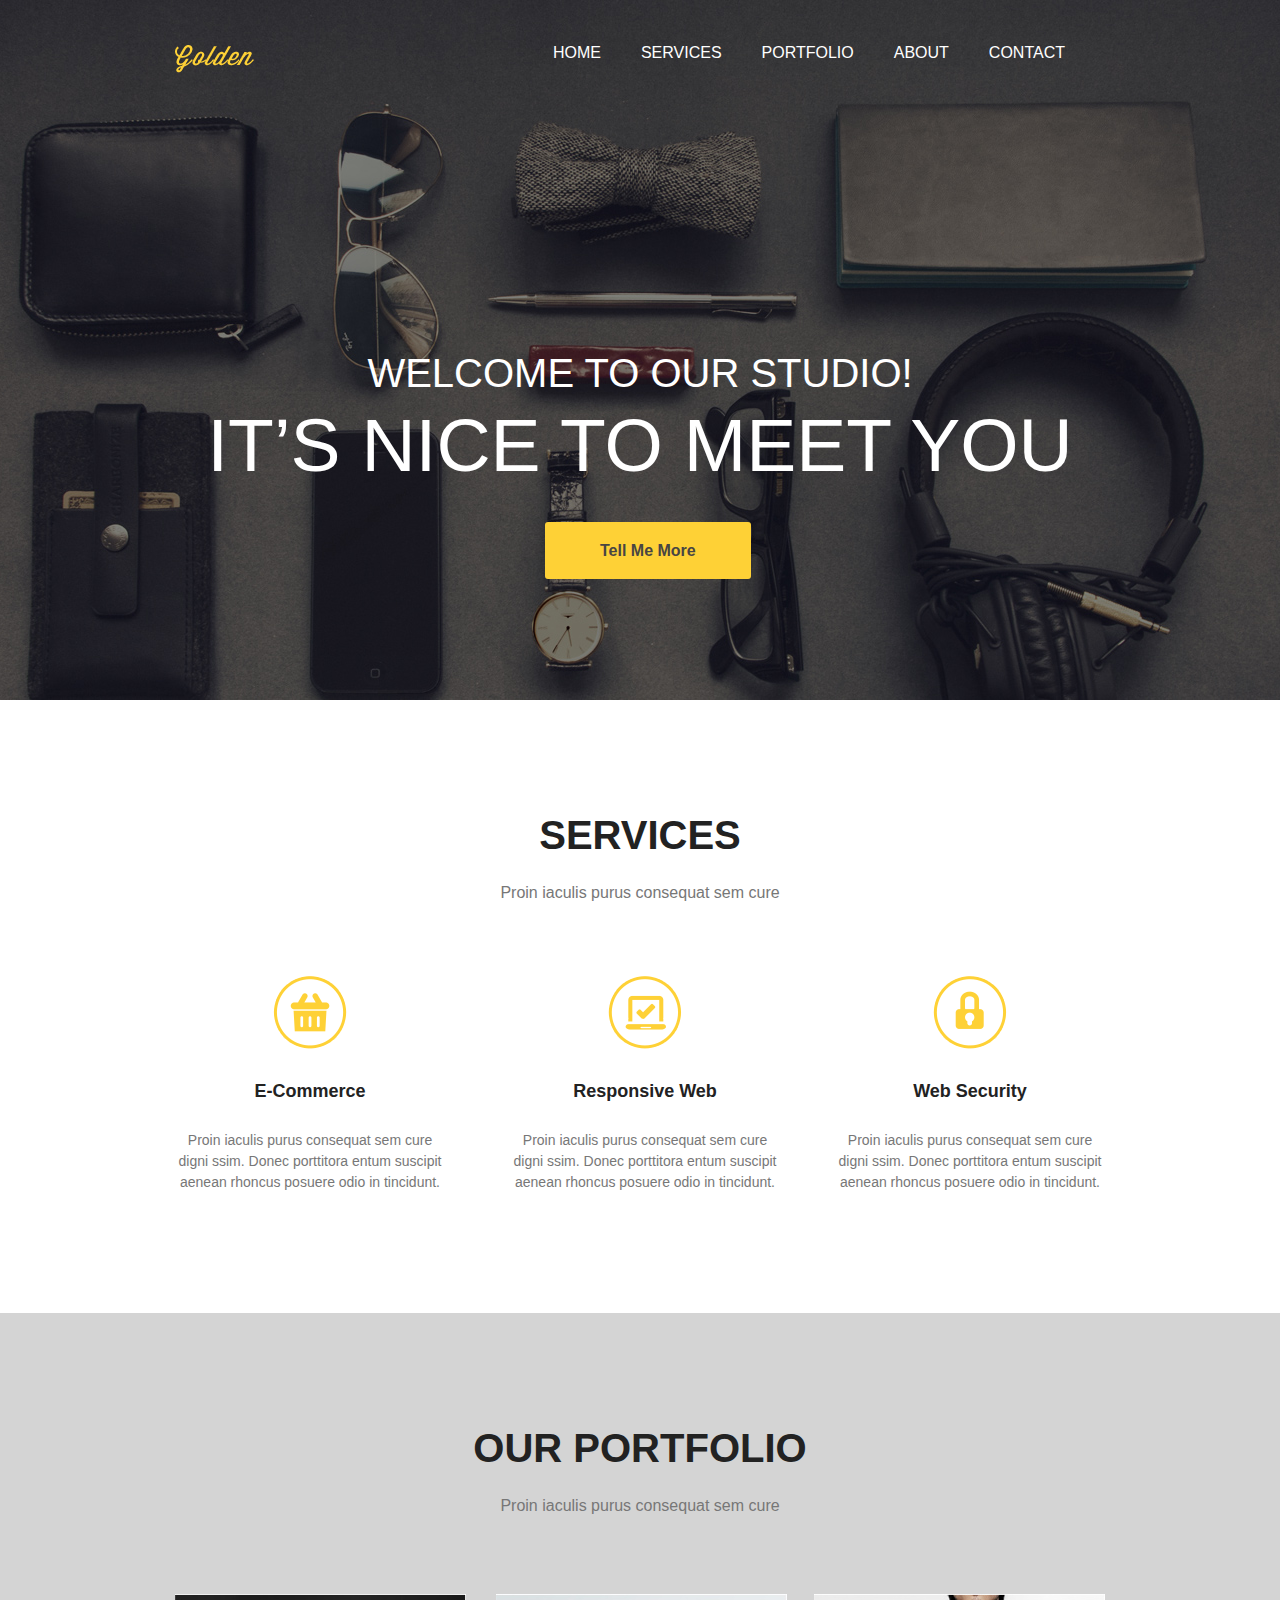
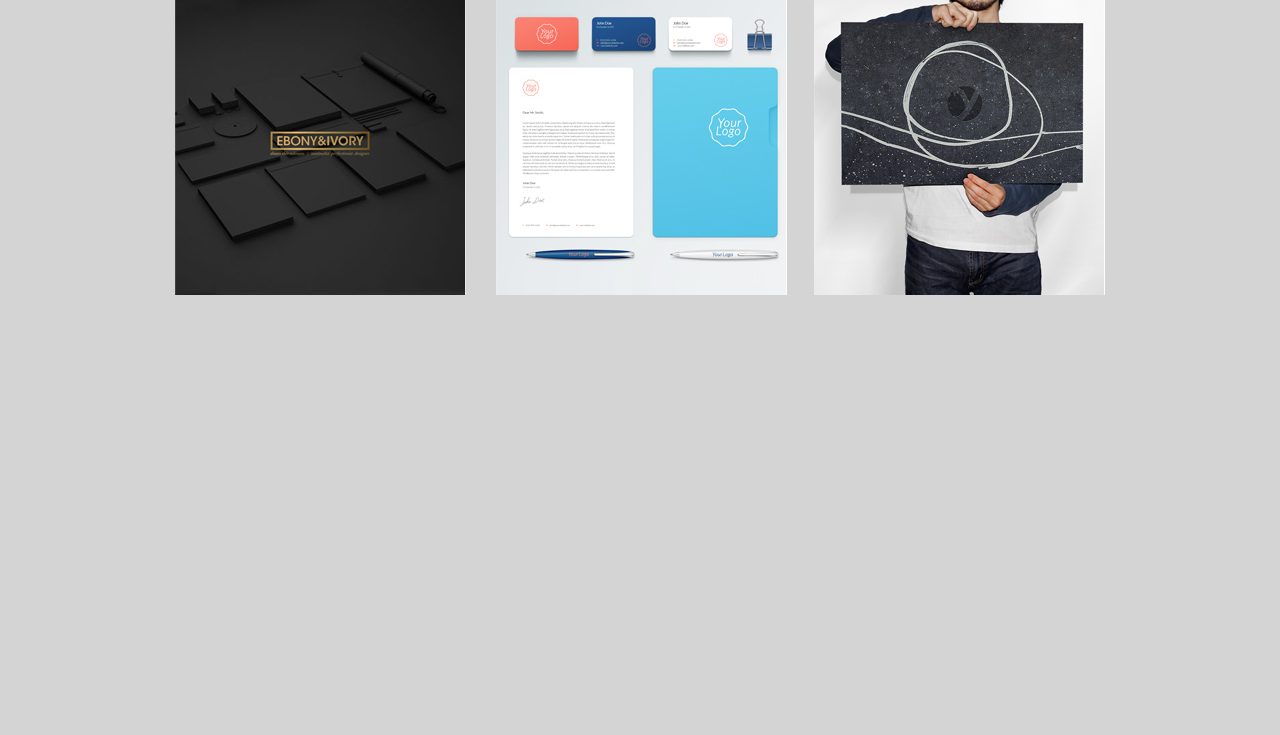
<file: github/index.html>
<!DOCTYPE html>
<html lang="en">
<head>
	<meta charset="UTF-8">
	<title>сайт</title>
	<link rel="stylesheet" href="style/sbros.css">
	<link rel="stylesheet" href="style/style.css">
</head>
<body>

	<header>
		<div class="contanier">
			<div class="heading fix">
				<img src="style/jpg/logo.png" alt="" class="logo">
				<nav>
					<ul class="menu">
						<li>
							<a href="#">Home</a>
						</li>
						<li>
							<a href="#">Services</a>
						</li>
						<li>
							<a href="#">Portfolio</a>
						</li>
						<li>
							<a href="#">About</a>
						</li>
						<li>
							<a href="#">Contact</a>
						</li>
					</ul>
				</nav>

			</div>
			<div class="titles">
				<div class="titles_first">
					Welcome To Our Studio!
				</div>
				<h1>
					It’s nice to Meet you
				</h1>
			</div>
				<a class="button"href="#">Tell Me More</a>

		</div>	
	</header>



	<section id="services">
		<div class="contanier">
			<div class="title">
				<h2>
					Services
				</h2>
				<p>
					Proin iaculis purus consequat sem cure 
				</p>
			</div>
			<div class="services fix">
				<div class="services_item">
					<img src="style/jpg/icon1.png" alt="">
					<h3>E-Commerce</h3>
					<p>
					    Proin iaculis purus consequat sem cure 
						digni ssim. Donec porttitora entum suscipit 
						aenean rhoncus posuere odio in tincidunt.
					</p>
				</div>
				<div class="services_item">
					<img src="style/jpg/icon2.png" alt="">
					<h3>Responsive Web</h3>
					<p> 
						Proin iaculis purus consequat sem cure 
						digni ssim. Donec porttitora entum suscipit 
						aenean rhoncus posuere odio in tincidunt.
					</p>
					
				</div>
				<div class="services_item">
					<img src="style/jpg/icon3.png" alt="">
					<h3>Web Security</h3>
					<p>
						Proin iaculis purus consequat sem cure 
						digni ssim. Donec porttitora entum suscipit 
						aenean rhoncus posuere odio in tincidunt.
					</p>
					
				</div>
			</div>
			
		</div>
	</section>



	<section id="portfolio">
		<div class="contanier">
				<div class="title">
					<h2>
						Our portfolio
					</h2>
					<p>
						Proin iaculis purus consequat sem cure 
					</p>
				</div>
				<div class="works fix">
					<img src="style/jpg/img1.jpg" alt="">
					<img src="style/jpg/img2.jpg" alt="">
					<img src="style/jpg/img3.jpg" alt="">
					
				</div>
			
		</div>	
	</section>



	<section>
		<div class="contanier">
			
			
		</div>
	</section>



	<footer>
		<div class="contanier">
			
			
		</div>
	</footer>


</body>
</html>
</file>
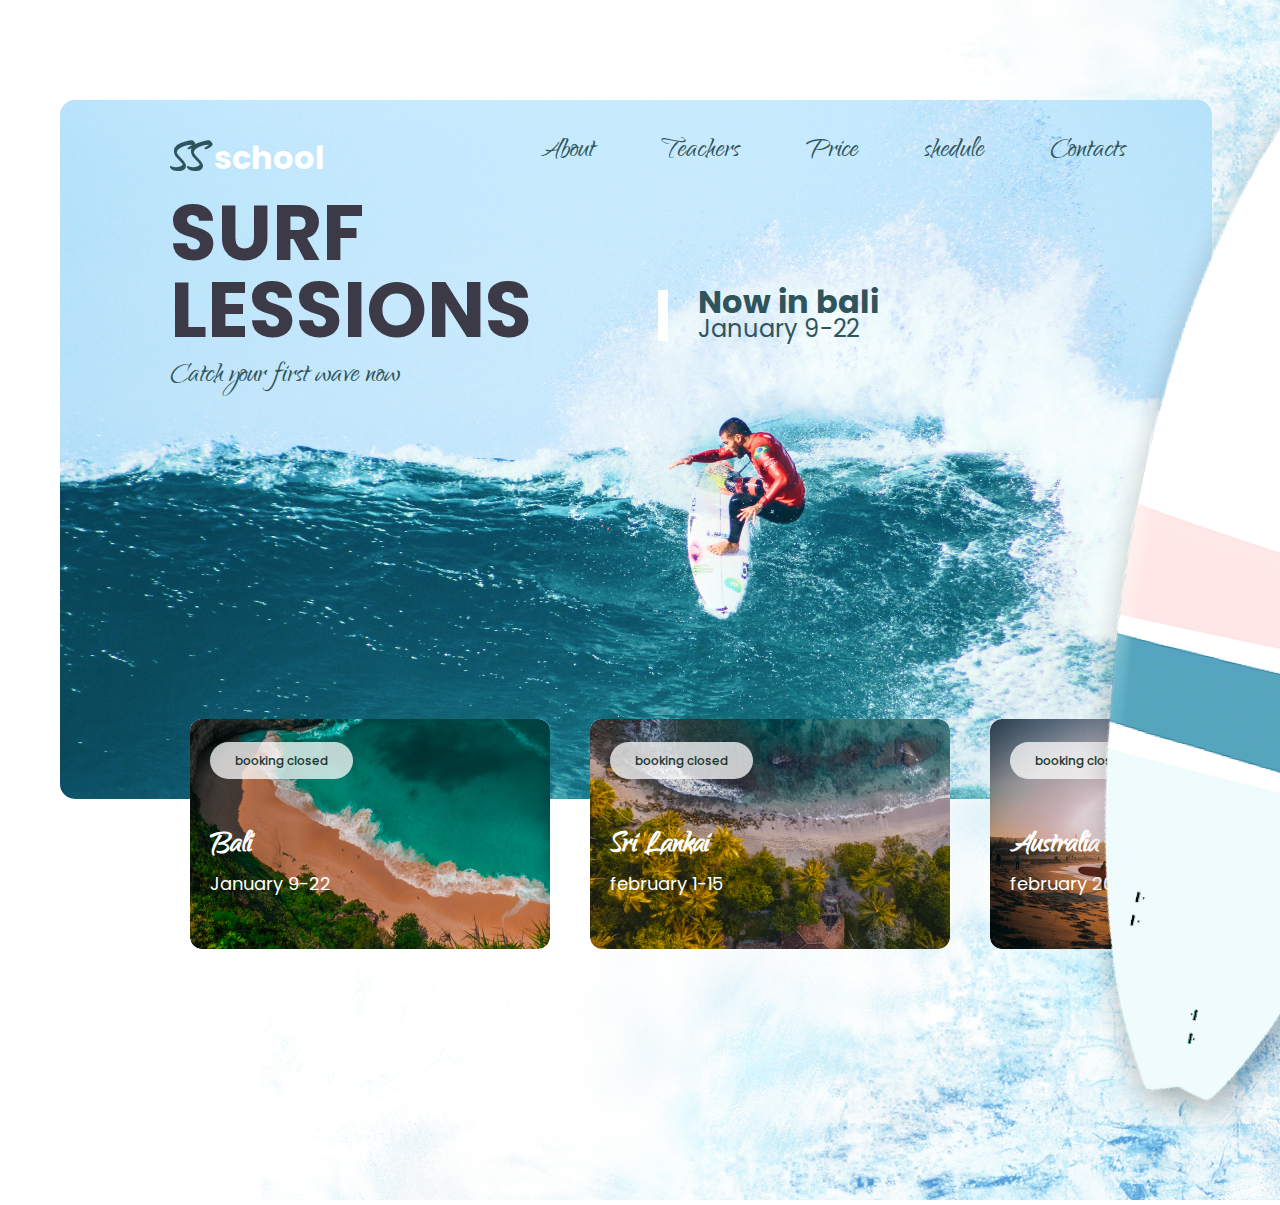
<file: project2/index.html>
<!DOCTYPE html>
<html lang="en">
<head>
	<meta charset="UTF-8">
	<title>Document</title>
	<link rel="stylesheet" href="style/main.css">
	<link href="https://fonts.googleapis.com/css?family=Poppins:400,700|Qwigley&display=swap" rel="stylesheet">
</head>
<body>

	<header>
		<div class="contanier">
			<div class="contanier_fon">
				<div class="contanier_a">
					<h2 class="contanier_logo"> SS <span>  school</span></h2>
					<nav>
						<ul class="contanier_main">
							<a href="#"><li>About</li></a>
							<a href="#"><li>Teachers</li</a>
							<a href="#"><li>Price</li></a>
							<a href="#"><li>shedule</li></a>
							<a href="#"><li>Contacts</li></a>
						</ul>
					</nav>
				</div>
				<div class="box_b">

					<img class="serf" src="style/img/serf.png" alt="">
					<h1>
							Surf lessions
					</h1>

					<p class="tex_one">
						<span class="Nowinbali">Now in bali</span>
						January 9-22
					</p>

					<p class="tex_who">
						Catch your first wave now
					</p>
				</div>



			</div>
		</div>

	</header>



	 <section>
		 	<div class="contanier">
			 <div class="image">
				 <div class="box one">
					 <h4>booking closed</h4>
					 <h3>Bali</h3>
					 <p>January 9-22</p>
				 </div>

				 <div class="box two">
				 <h4>booking closed</h4>
					 <h3>Sri Lankai</h3>
					 <p>february 1-15</p>
				 </div>

				 <div class="box fry">
			 <h4>booking closed</h4>
					 <h3>Australia</h3>
					 <p>february 20-282</p>
				 </div>
			 </div>
		 </div>



	 </section>


</body>
</html>
</file>
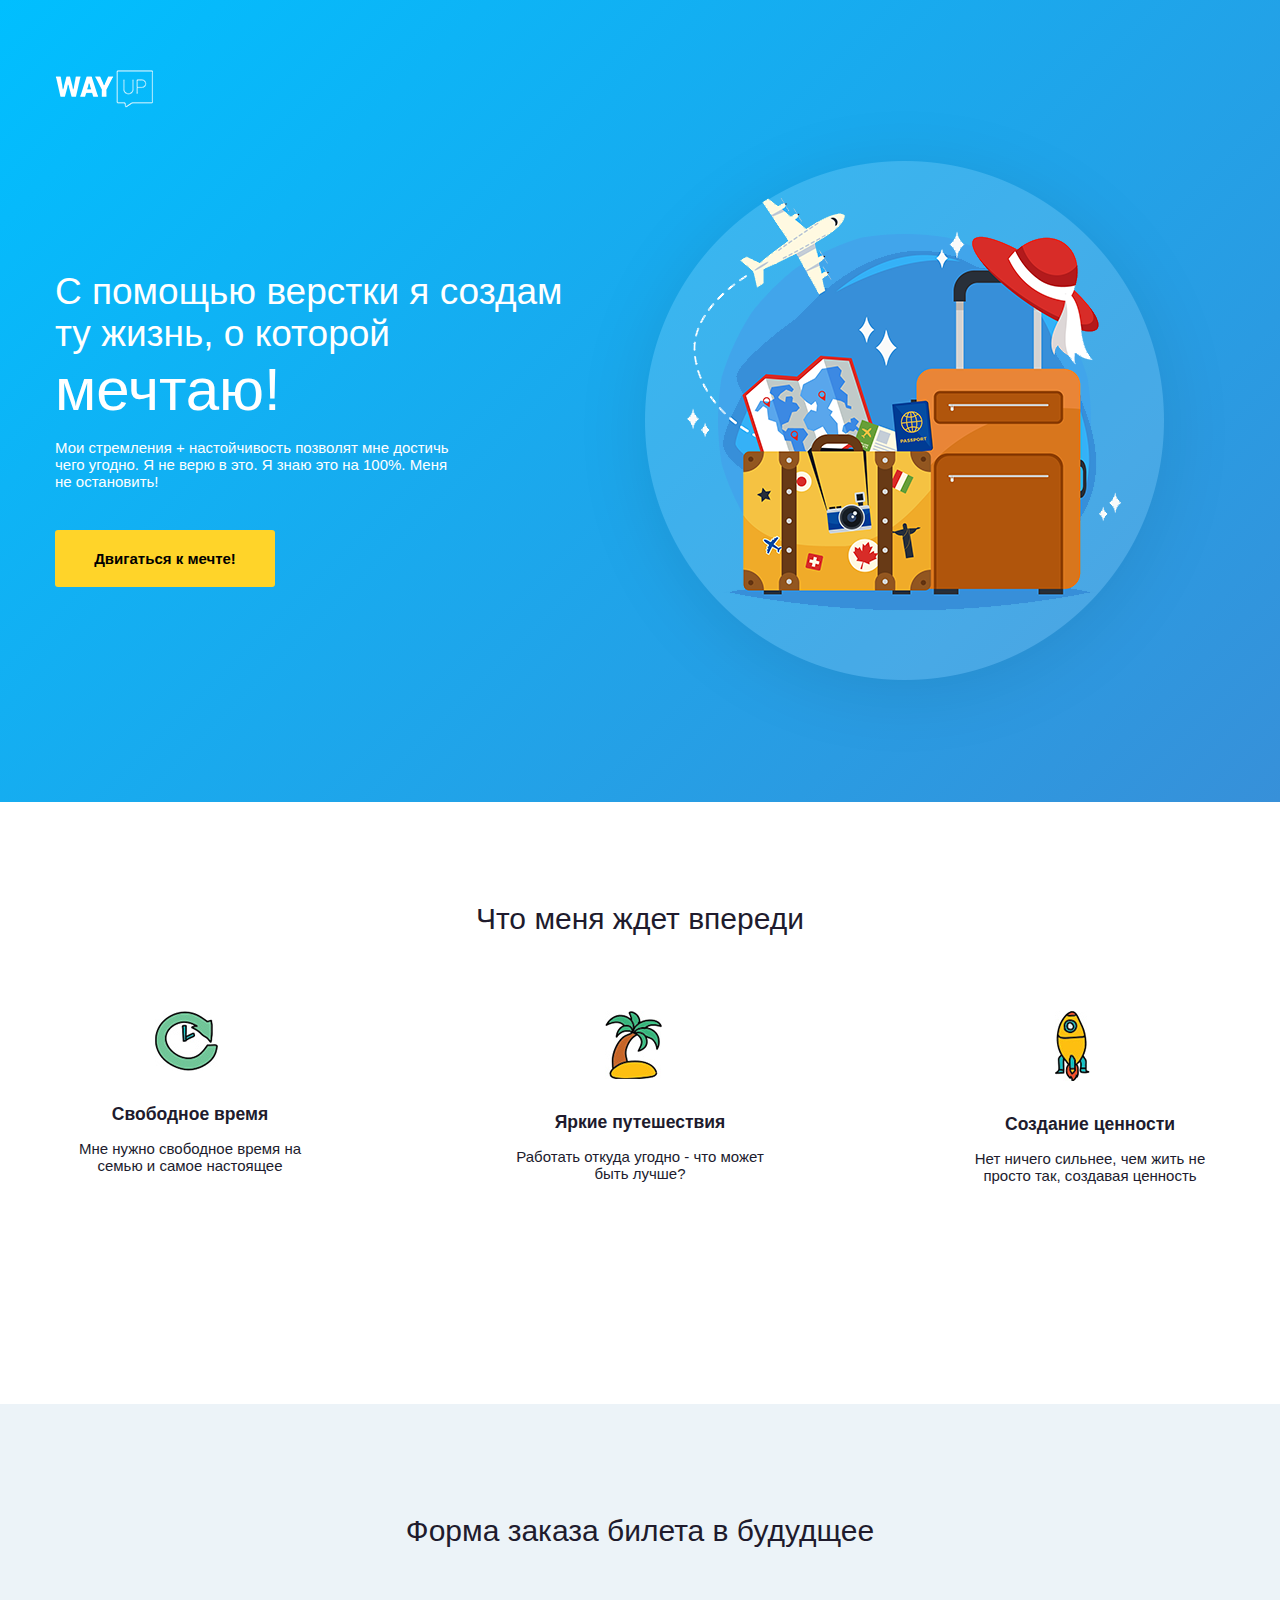
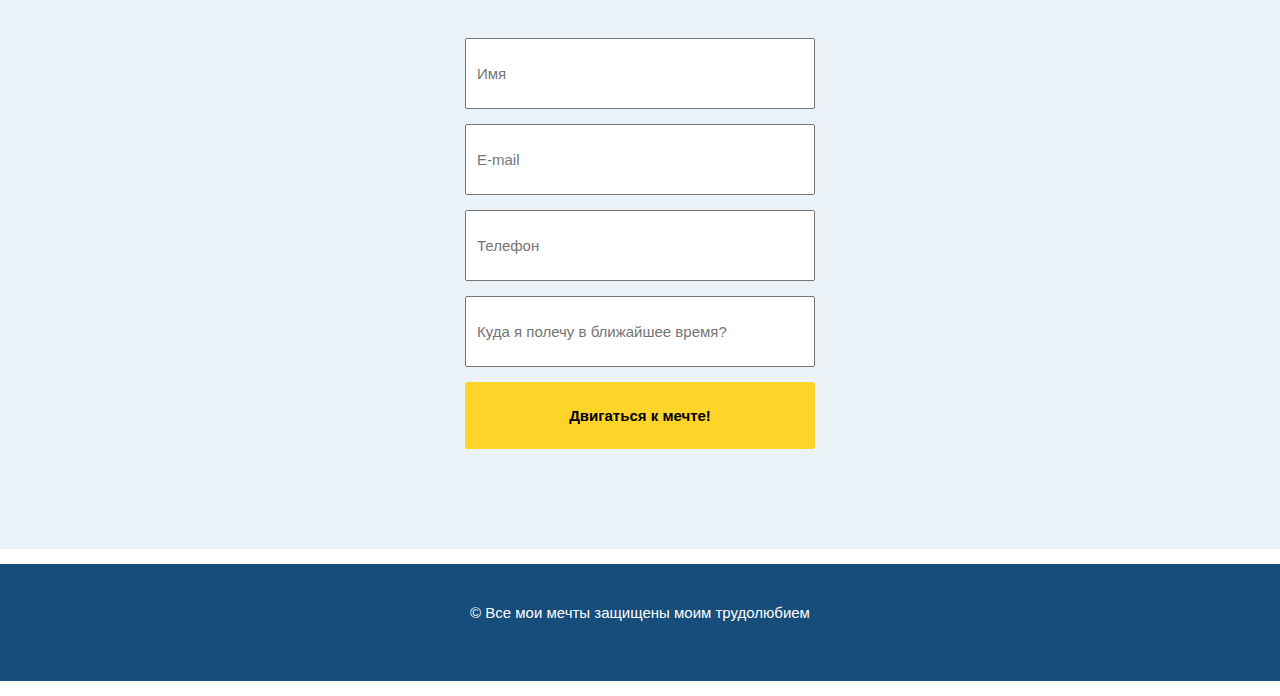
<file: дз/index.html>
<!DOCTYPE html>
<html lang="ru">
<head>
	<meta charset="UTF-8">
	<title>Document</title>
	<link rel="stylesheet" href="css/main.css">
</head>
<body>

	<header class="header">
		<div class="contanier">
			<img src="img/logo.png" alt="" class="logo">

			<div class="wrapper">
				<div class="offer">
					<h1 class="title">
						С помощью верстки
						я создам ту жизнь, о которой
						<span>мечтаю!</span>
					</h1>

					<p class="intro">
						Мои стремления + настойчивость позволят мне достичь чего угодно. Я не верю в это. Я знаю это на 100%. Меня не остановить!
					</p>

					<a href="#" class="btn">Двигаться к мечте!</a>
				</div>
				<img src="img/image1.png" alt="">
			</div>

			
		</div>
	</header>
	
	<section class="learn">
		<div class="contanier">
			<h2 class="section_title">
				Что меня ждет впереди
			</h2>
				<div class="icone">
					
					<div class="icon ">
						<img class="icon_img" src="img/icone1.jpg" alt="">
						<h3 class="icon_title">Свободное время</h3>
						<p class="icon_tex">Мне нужно свободное время на семью и самое настоящее</p>
					</div>

					<div class="icon ">
						<img class="icon_img" src="img/icone2.jpg" alt="">
						<h3 class="icon_title">Яркие путешествия</h3>
						<p class="icon_tex">Работать откуда угодно - что может быть лучше?</p>
					</div>

					<div class="icon ">
						<img class="icon_img" src="img/icone.jpg" alt="">
						<h3 class="icon_title">Создание ценности</h3>
						<p class="icon_tex">Нет ничего сильнее, чем жить не просто так, создавая ценность</p>
					</div>
				</div>
		</div>
	</section>
		
	<section class="mail">
		<div class="contanier">
			<h2 class="section_title">
				Форма заказа билета в будудщее
			</h2>
				<div class="form">
					<form action="">
						<input class="form_imput" type="text" placeholder="Имя">
						<input class="form_imput" type="E-mai" placeholder="E-mail">
						<input class="form_imput" type="tel" placeholder="Телефон">
						<input class="form_imput" type="text" placeholder="Куда я полечу в ближайшее время?">
					</form>
				</div>
				<a class="btn mail_btn" href="#">Двигаться к мечте!</a>
		</div>
	</section>

	<footer class="footer">
		<div class="contanier">
			<p class="footer_tex">© Все мои мечты защищены моим трудолюбием</p>
		</div>
			
	</footer>


</body>
</html>
</file>
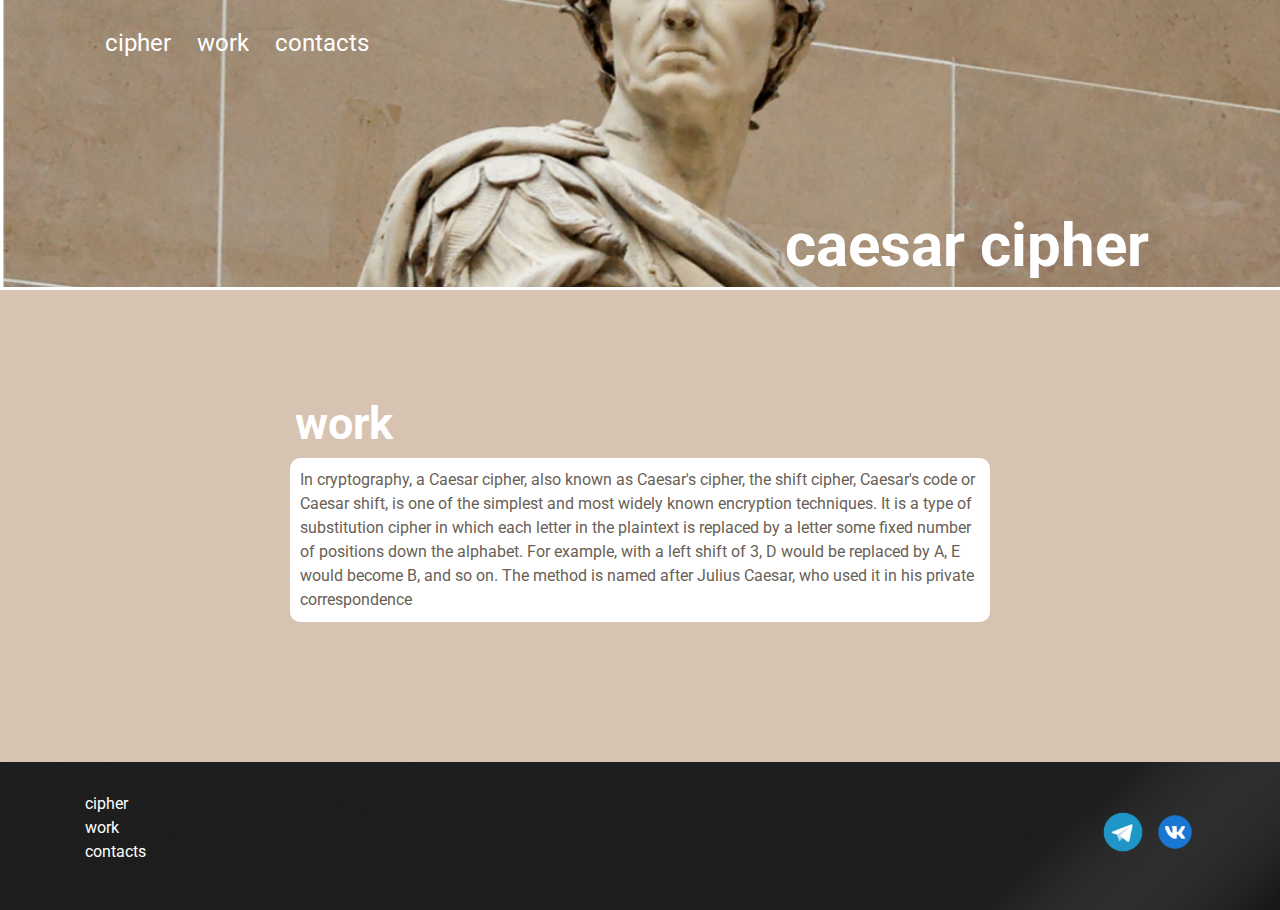
<file: caesar_cipher_project_6/src/index.html>
<!DOCTYPE html>
<html lang="en">
<head>
	<meta charset="UTF-8">
	<meta name="viewport" content="width=device-width, initial-scale=1.0">
	<link rel="stylesheet" href="style/bootstrap-reboot.min.css">
	<link href="https://fonts.googleapis.com/css2?family=Roboto:ital,wght@0,300;0,400;0,500;0,700;1,300;1,400;1,500&display=swap" rel="stylesheet">
	<link rel="stylesheet" href="style/bootstrap-grid.min.css">
	<link rel="stylesheet" href="style/main.css">
	<title>caesar cipher</title>
</head>
<body>
	<header>
		
		<div class="container">

			<nav>
				<ul>
					<li>
						<a href="#cipher">
								cipher
						</a>
					</li>
					<li>
						<a href="#work">
								work							
						</a>
					</li>
					<li>
					<a href="#contacts">					
							contacts
					</a>
					</li>
				</ul>
			</nav>
			<h1>
				caesar cipher
			</h1>
		</div>
	</header>

	<div class="cipher" id="cipher">	
		<div class="container">	


		</div>


	</div>	



			<div class="work" id="work">
				<div class="container">
					<h2>
						work
					</h2>
					<div class="dscr">
						In cryptography, a Caesar cipher, also known as Caesar's cipher, the shift cipher, Caesar's code or Caesar shift, is one of the simplest and most widely known encryption techniques. It is a type of substitution cipher in which each letter in the plaintext is replaced by a letter some fixed number of positions down the alphabet. For example, with a left shift of 3, D would be replaced by A, E would become B, and so on. The method is named after Julius Caesar, who used it in his private correspondence
					</div>
				</div>
			</div>
		
		
	<footer id="contacts">
		<div class="container">
			<div class="wrapper">	
				<div class="footer_main">	
					<ul>
						<li>
							<a href="">	cipher</a>
						</li>
						<li>
							<a href="">work</a>
						</li>
						<li>
							<a href="">contacts</a>
						</li>
					</ul>

				</div>	

				<div class="contact_image">	
					<a href="https://t.me/NisderHip">
						<img class="img_contact" src="icons/tg.png" alt="">	
					</a>
						
					<a href="https://m.vk.com/nisderhip">
						<img class="img_contact" src="icons/vk.png" alt="">	
					</a>				
				</div>	
			</div>	
		</div>
	</footer>
	<script src="../src/scripts/sccript.js">

	</script>

</body>
</html>
</file>
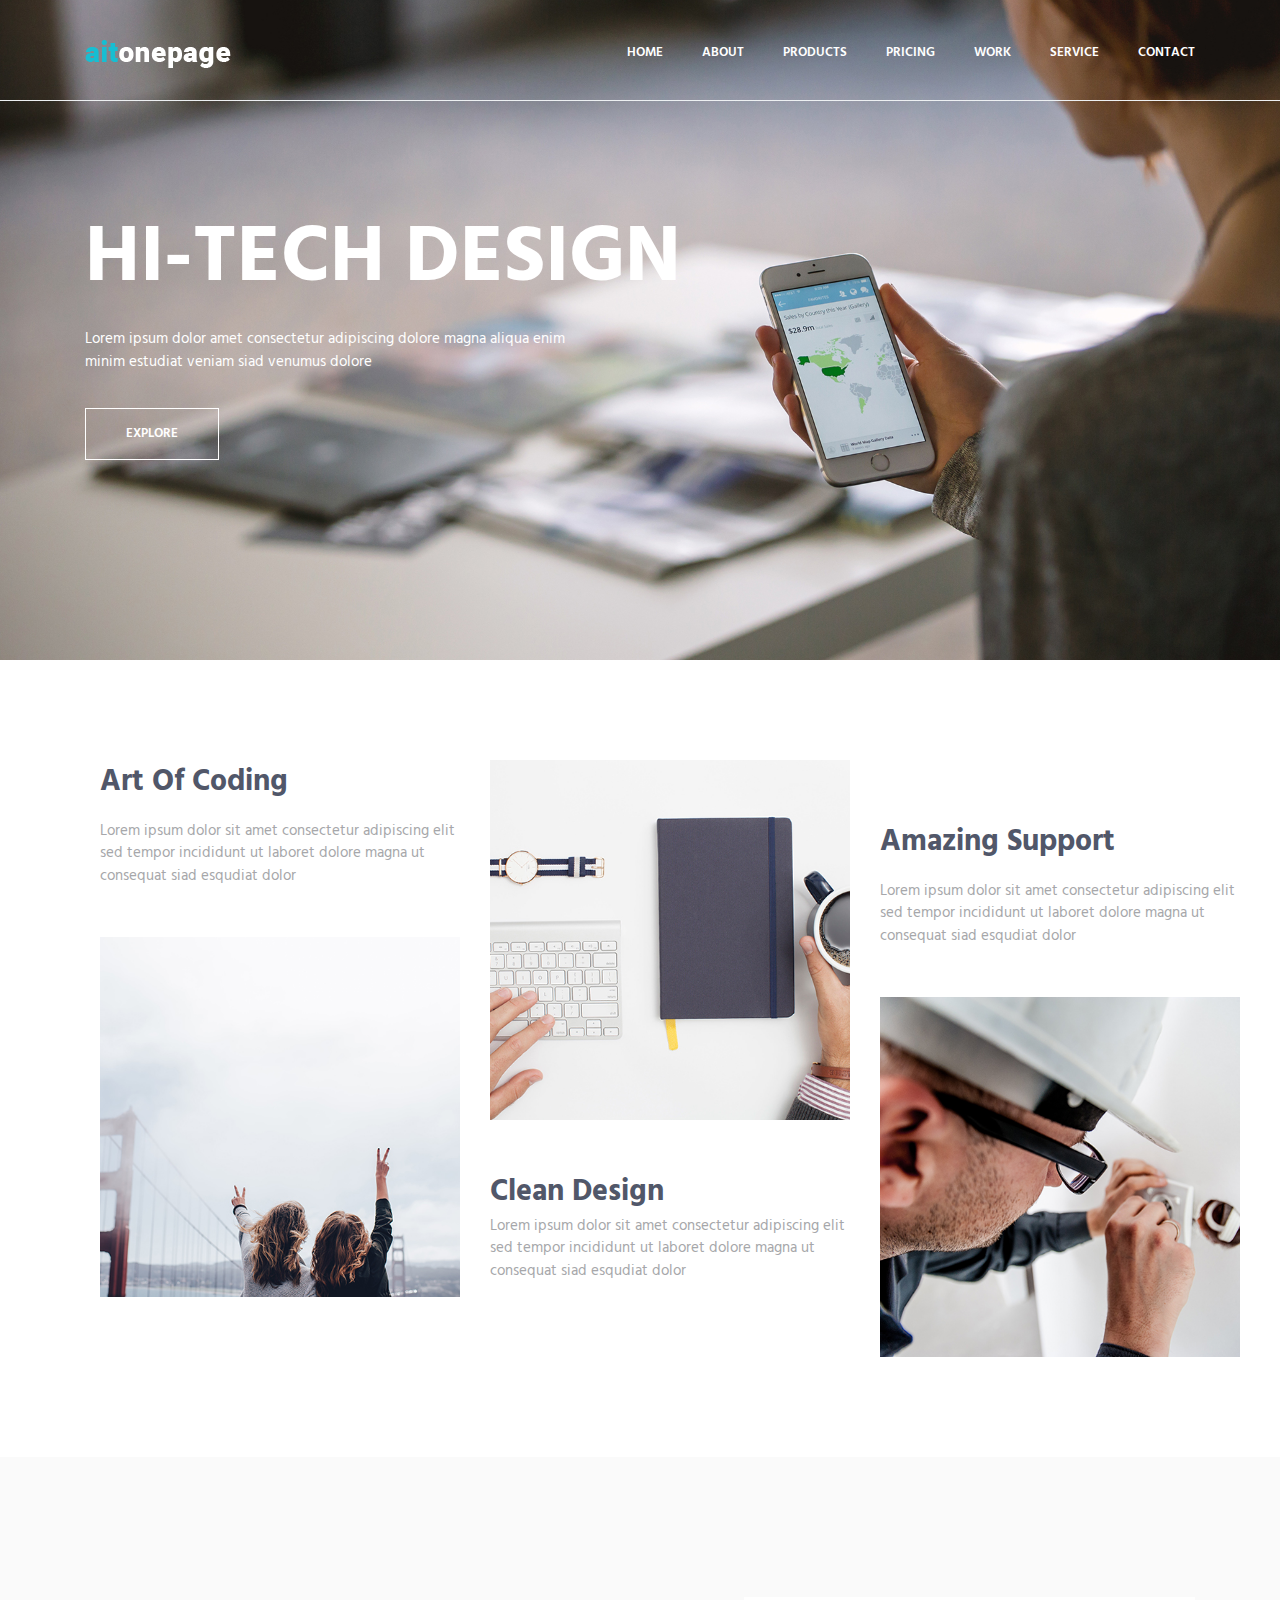
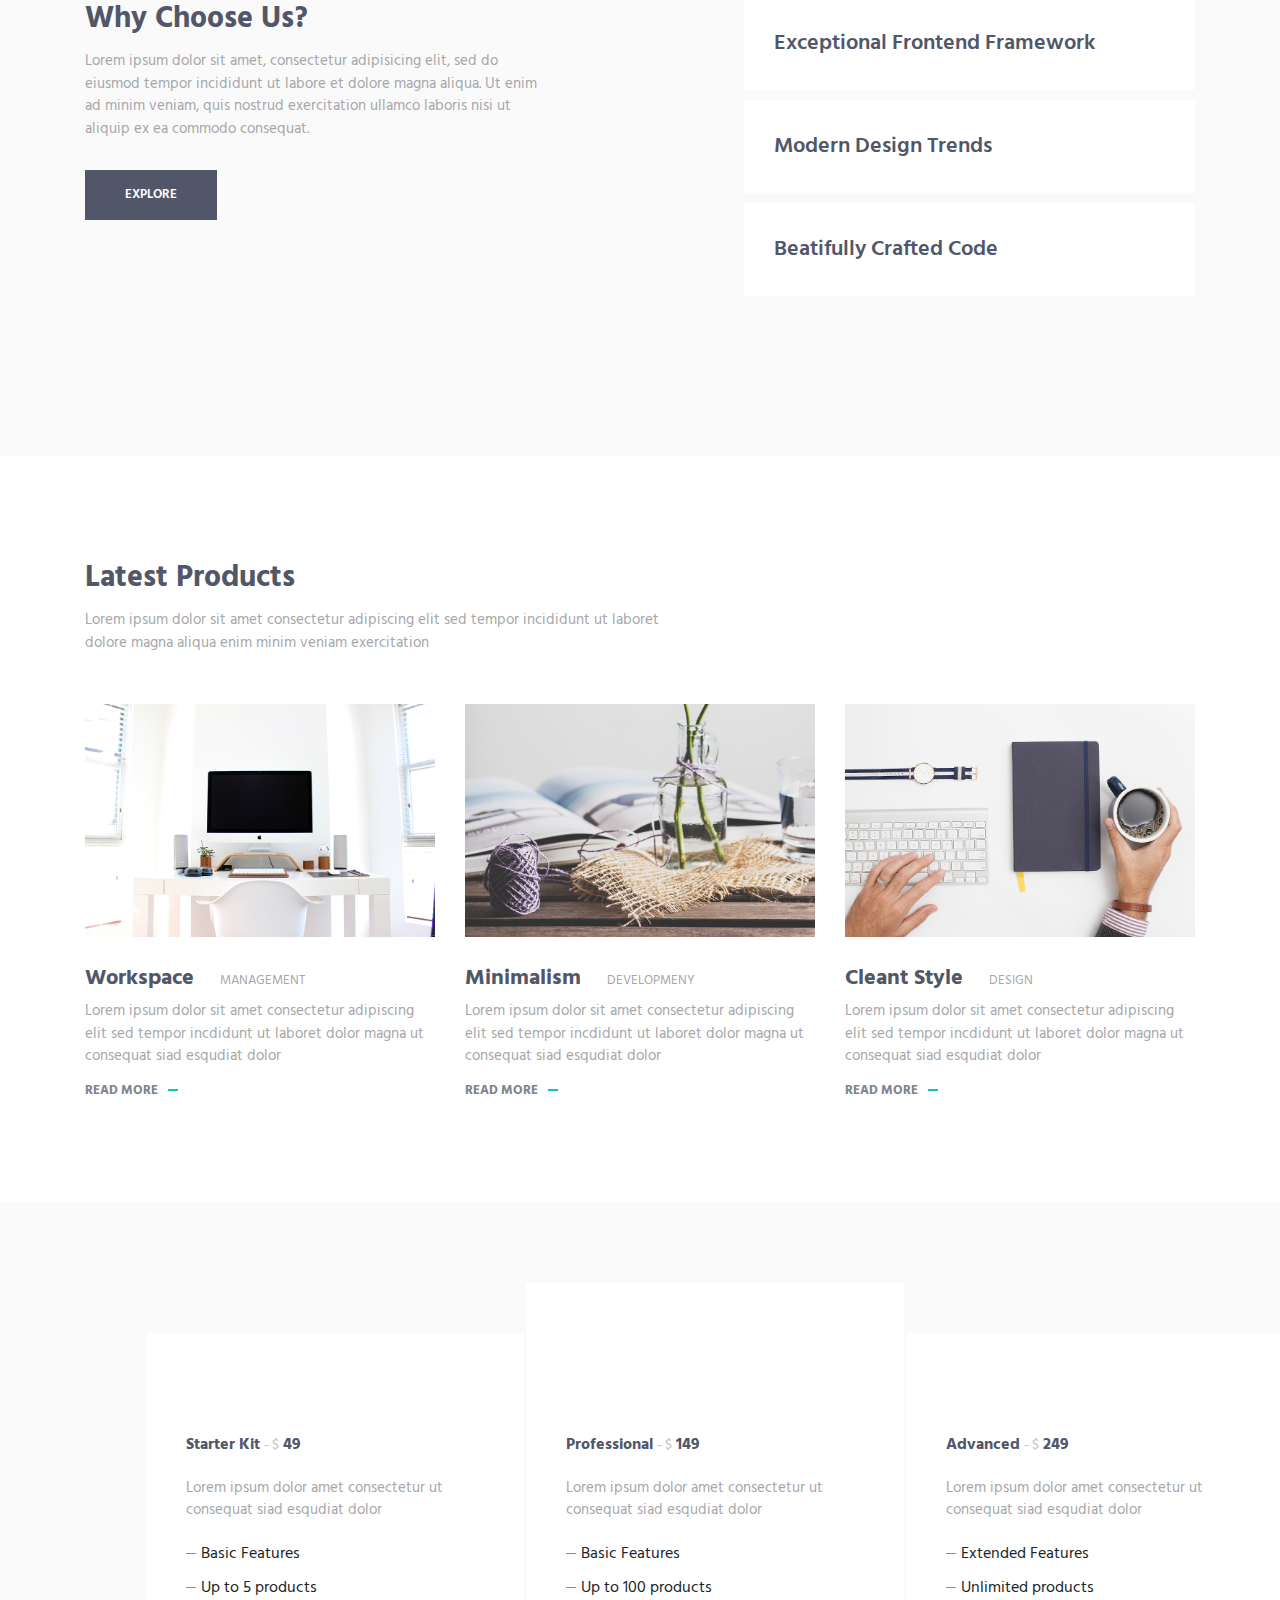
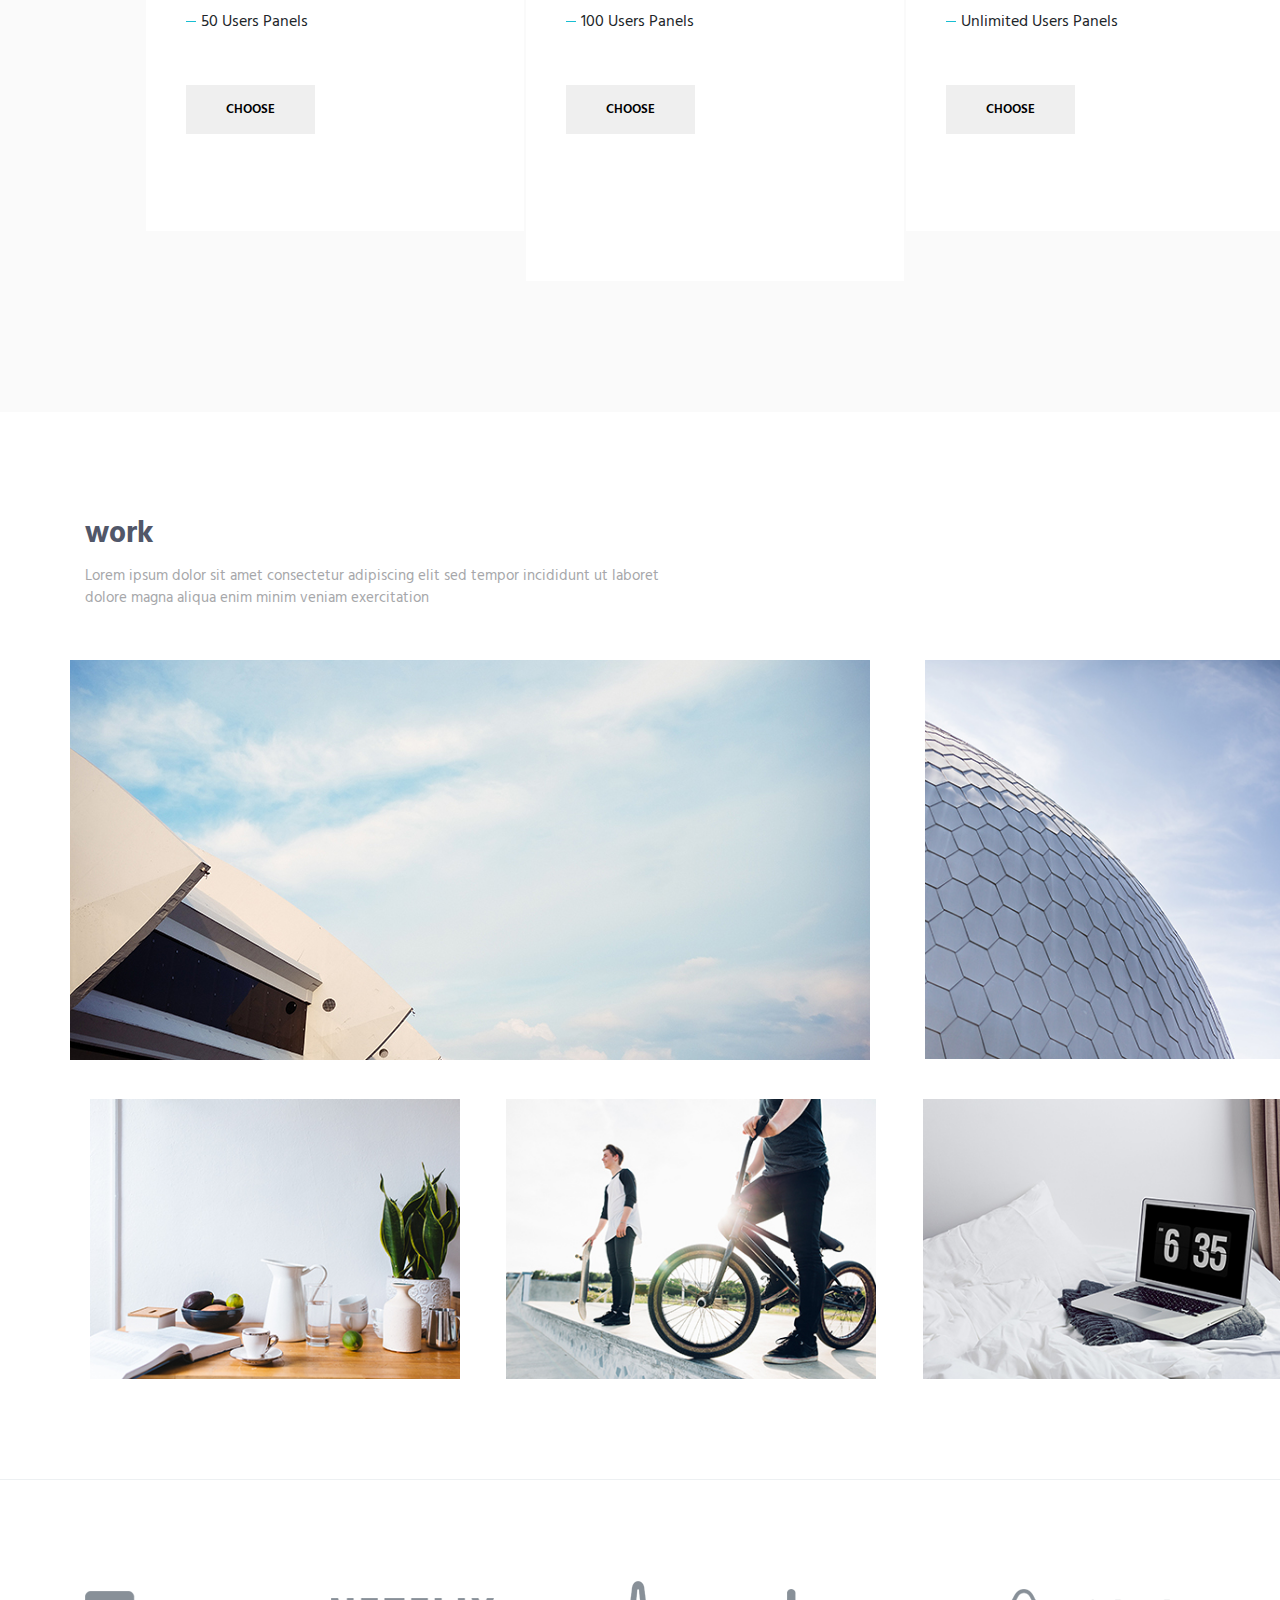
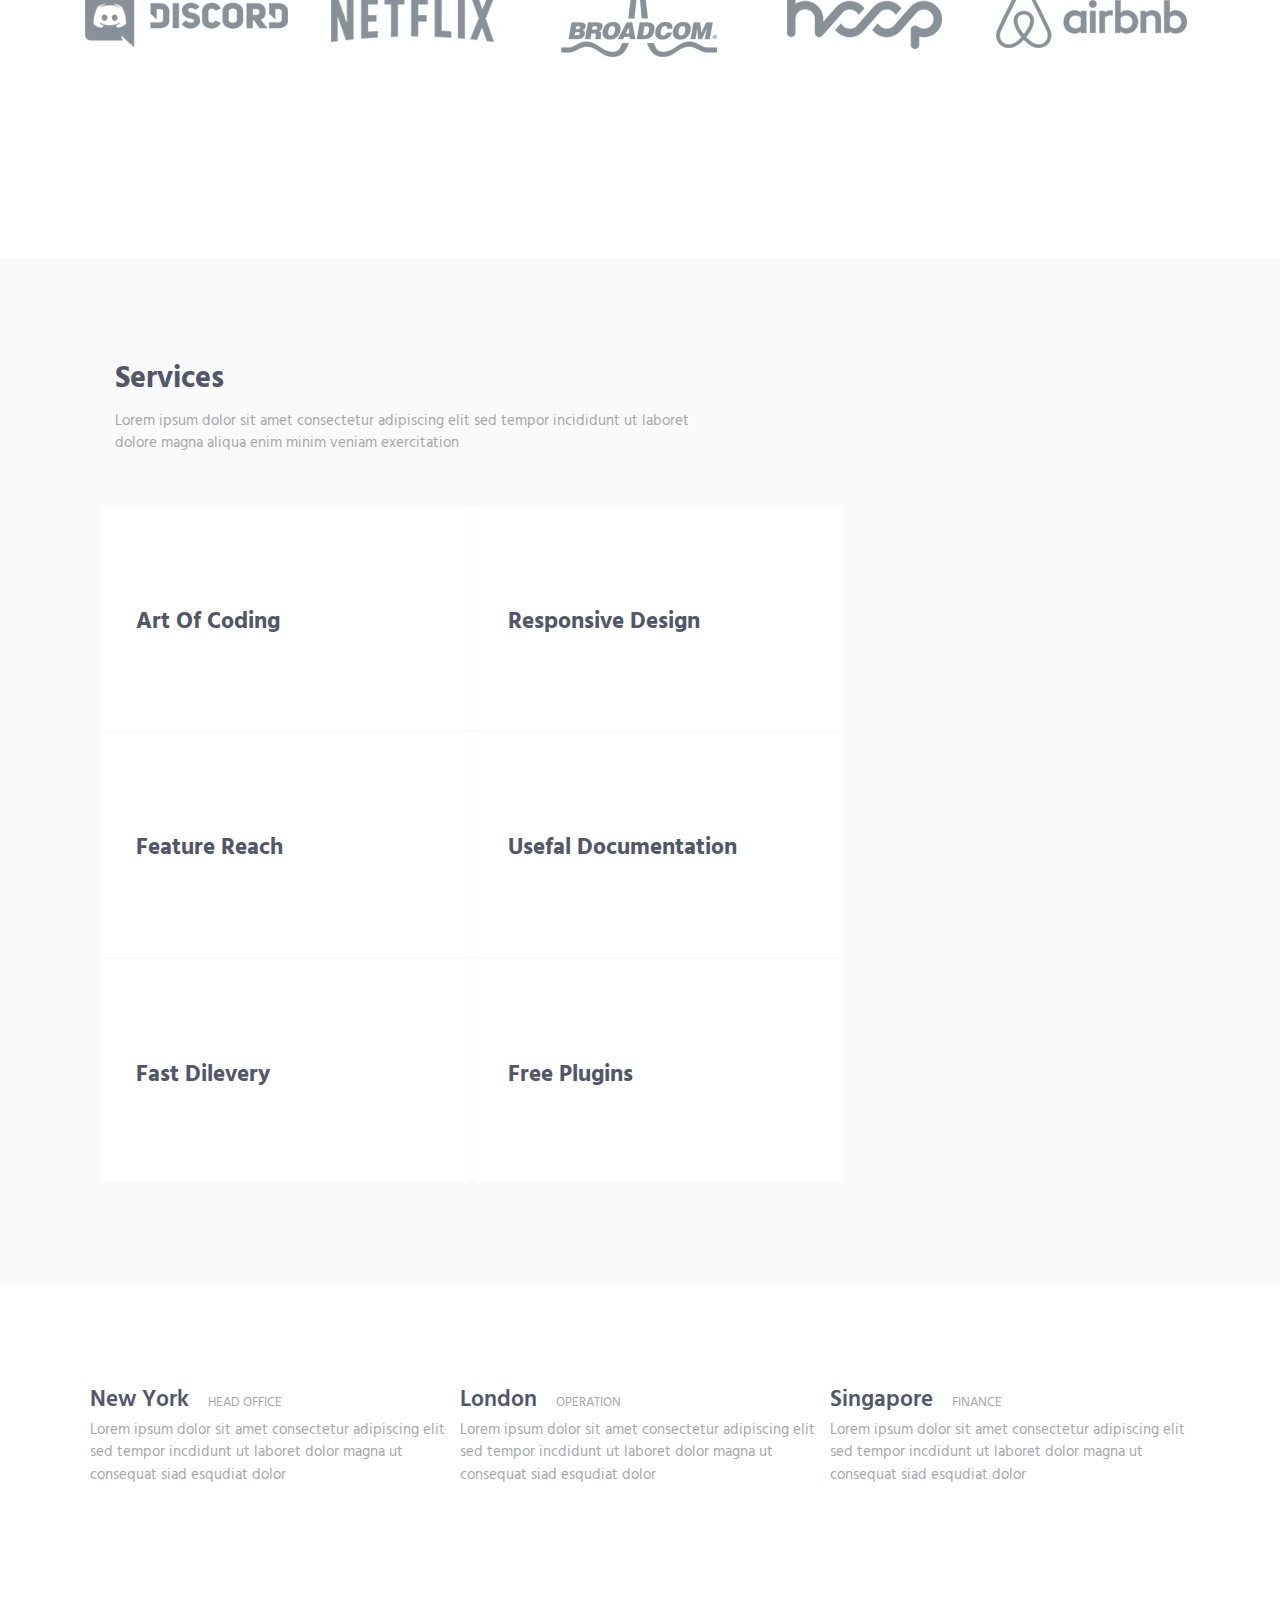
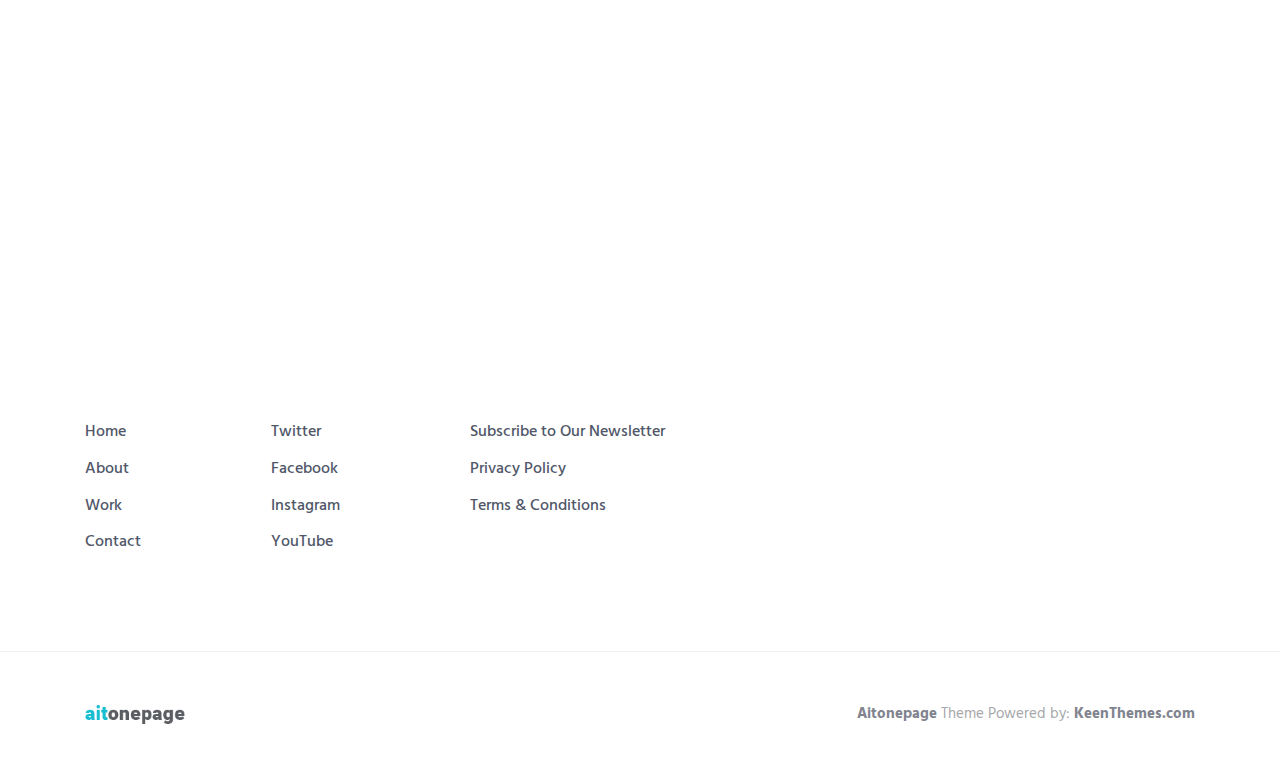
<file: project 5/drt/index.html>
<!DOCTYPE html>
<html lang="en">
<head>
	<meta charset="UTF-8">
	<meta name="viewport" content="width=device-width, initial-scale=1.0">
	<title>Metronic "Atonepage"</title>
	<link href="https://fonts.googleapis.com/css2?family=Hind:wght@300;400;500;600;700&display=swap" rel="stylesheet">
	<link rel="stylesheet" href="style/bootstrap-reboot.min.css">
	<link rel="stylesheet" href="style/bootstrap-grid.min.css">
	<link rel="stylesheet" href="style/main.css">
</head>
<body>
	

	<div class="main">
		<div class="container">		
			<nav>	
				<div class="logo">	
					<img src="img/logo.png" alt="">
				</div>

				<div class="main_nav">	
					<ul>
					  <a href="">
					  	<li>home</li>
					  </a>
					  <a href="#about">
					  	<li>about</li>
					  </a>
					  <a href="#product">
					  	<li>products</li>
					  </a>
					  <a href="#priking">
					  	<li>pricing</li>
					  </a>
					  <a href="#work">
					  	<li>work</li>
					  </a>
					  <a href="#services">
					  	<li>service</li>
					  </a>
					  <a href="contact">
					  	<li>contact</li>
					  </a>
					</ul>
				</div>			
			</nav>
	</div>
		<div class="line"></div>
	</div>
	

	<header>
		<div class="container">
			<h1>
				 hi-tech design
			</h1>
			<div class="header_dscr">
				Lorem ipsum dolor amet consectetur adipiscing dolore magna aliqua
				enim minim estudiat veniam siad venumus dolore
			</div>
			<button class="btn">
				explore
			</button>
		</div>
	</header>

	<section id="about"> 
		<div class="container">
			<div class="wrapper">
				<div class="element">
					<h3 class="title_h3">
						Art Of Coding
					</h3>
					<div class="text">
						Lorem ipsum dolor sit amet consectetur adipiscing elit sed tempor incididunt ut laboret dolore magna ut consequat siad esqudiat dolor
					</div>
					<div class="e_img">
						<img src="img/500x500/01.jpg" alt="">
					</div>
				</div>
				<div class="element">
					<div class="e_img">
						<img src="img/500x500/02.jpg" alt="">
					</div>
					<h3 class="title_h3" >
						Clean Design
					</h3>
					<div class="text">
						Lorem ipsum dolor sit amet consectetur adipiscing elit sed tempor incididunt ut laboret dolore magna ut consequat siad esqudiat dolor
					</div>
				</div>
				<div class="element">
					<h3 class="title_h3">
						Amazing Support
					</h3>
					<div class="text">
						Lorem ipsum dolor sit amet consectetur adipiscing elit sed tempor incididunt ut laboret dolore magna ut consequat siad esqudiat dolor
					</div>
					<div class="e_img">
						<img src="img/500x500/03.jpg" alt="">
					</div>
				</div>
			</div>
		</div>
	</section>

	<section id="about_2">
		<div class="container">
			<div class="wrapper">
				<div class="element1">
					<h3 class="title_h3">
						Why Choose Us?
					</h3>
					<div class="text">	
						Lorem ipsum dolor sit amet, consectetur adipisicing elit, sed do eiusmod tempor incididunt ut labore et dolore magna aliqua. Ut enim ad minim veniam, quis nostrud exercitation ullamco laboris nisi ut aliquip ex ea commodo consequat.

					</div>		
					<button class="btn">	
						explore
					</button>
					
				</div>
				<div class="element2">
					<div class="box">
						Exceptional Frontend Framework
					</div>
					<div class="box">
						Modern Design Trends
					</div>
					<div class="box">
						Beatifully Crafted Code
					</div>
				</div>
			</div>
		</div>
	</section>


	<section id="product">	
		<div class="container">	

			<h3 class="title_h3">
				Latest Products
			</h3>
			<div class="dscr_basic">	
				Lorem ipsum dolor sit amet consectetur adipiscing elit sed tempor incididunt ut laboret dolore magna aliqua enim minim veniam exercitation
			</div>	

			<div class="wrapper">	
				<div class="element">
					<div class="img_product">
						<img src="img/970x647/01.jpg" alt="">
					</div>
					<a href="#" class="title_product">
						Workspace
					</a>
					<div class="side_text">	
						management
					</div>			
					<div class="product_dscr">	
						Lorem ipsum dolor sit amet consectetur adipiscing elit sed tempor incdidunt ut laboret dolor magna ut consequat siad esqudiat dolor
					</div>	
					<a href="#" class="product_link">
						read more
					</a>
				</div>
				
				<div class="element">
					<div class="img_product">
						<img src="img/970x647/02.jpg" alt="">
					</div>
					<a href="#" class="title_product">
						Minimalism 
					</a>
					<div class="side_text">	
						developmeny
					</div>			
					<div class="product_dscr">	
						Lorem ipsum dolor sit amet consectetur adipiscing elit sed tempor incdidunt ut laboret dolor magna ut consequat siad esqudiat dolor
					</div>	
					<a href="#" class="product_link">
						read more
					</a>			</div>

				<div class="element">
					<div class="img_product">
						<img src="img/970x647/03.jpg" alt="">
					</div>
					<a href="#" class="title_product">
						Cleant Style
					</a>
					<div class="side_text">	
						design
					</div>			
					<div class="product_dscr">	
						Lorem ipsum dolor sit amet consectetur adipiscing elit sed tempor incdidunt ut laboret dolor magna ut consequat siad esqudiat dolor
					</div>	
					<a href="#" class="product_link">
						read more
					</a>
				</div>

			</div>
		</div>
	</section>

	<section id="priking">
		<div class="container">	
			<div class="wrapper">	
				<div class="priking_element">	
					<div class="title_priking">	
						Starter Kit <span>- $</span> 49
					</div>	
					<div class="dscr_basic">	
						Lorem ipsum dolor amet consectetur ut consequat siad esqudiat dolor
					</div>
					<ul>
						<li>Basic Features</li>
						<li>Up to 5 products</li>
						<li>50 Users Panels</li>
					</ul>
					<button class="btn">
						choose
					</button>

				</div>	

				<div class="priking_element" >	
					<div class="title_priking">	
						Professional <span>- $</span> 149
					</div>	
					<div class="dscr_basic">	
						Lorem ipsum dolor amet consectetur ut consequat siad esqudiat dolor
					</div>
					<ul>
						<li>Basic Features</li>
						<li>Up to 100 products</li>
						<li>100 Users Panels</li>
					</ul>
					<button class="btn">
						choose
					</button>

				</div>	

				<div class="priking_element">	
					<div class="title_priking">	
						Advanced  <span>- $</span> 249
					</div>	
					<div class="dscr_basic">	
						Lorem ipsum dolor amet consectetur ut consequat siad esqudiat dolor
					</div>
					<ul>
						<li>Extended Features</li>
						<li>Unlimited products</li>
						<li>Unlimited Users Panels</li>
					</ul>
					<button class="btn">
						choose
					</button>

				</div>	


			</div>	

		</div>	
		
	</section>

	<section id="work">
		<div class="container">
			<h3 class="title_h3">
				work
			</h3>
			<div class="dscr_basic">
				Lorem ipsum dolor sit amet consectetur adipiscing elit sed tempor incididunt ut laboret dolore magna aliqua enim minim veniam exercitation
			</div>
			
			<div class="row">
				<div class="col-8 my_col image " >
					<img src="img/800x400/01.jpg" alt="" class="img_work">
				</div>
				<div class="col-3 offset-1 my_col">
					<img src="img/397x415/01.jpg" alt="" id="img_work" class="img_work">
				</div>
			</div>
			<div class="wrapper">
				
				<div class="col-3  my_col  " >
					<img src="img/397x300/01.jpg" alt="" class="img_work">
				</div>
				<div class="col-3  my_col  ">
					<img src="img/397x300/02.jpg" alt="" class=" img_work">
				</div>
				<div class="col-3  my_col">
					<img src="img/397x300/03.jpg" alt="" class="img_work">
				</div>
			</div>
		</div>
		<div class="line"></div>

		<div class="container">
			<div class="clients">
				<a href="#">
					<img src="img/clients/01.png" alt="">
				</a>
				<a href="#">
					<img src="img/clients/02.png" alt="">
				</a>
				<a href="#">
					<img src="img/clients/03.png" alt="">
				</a>
				<a href="#">
					<img src="img/clients/04.png" alt="">
				</a>
				<a href="#">
					<img src="img/clients/05.png" alt="">
				</a>
			</div>
		</div>
	</section>

	<section id="services">
		<div class="container">
			<h3 class="title_h3">
				Services
			</h3>
			<div class="dscr_basic">
				Lorem ipsum dolor sit amet consectetur adipiscing elit sed tempor incididunt ut laboret dolore magna aliqua enim minim veniam exercitation
			</div>
			<div class="row">	
				<col-4>	
					<div class="element_serv">	
						<div class="title_serv">	
								Art Of Coding
						</div>
						<div class="dscr_serv">	
							Lorem ipsum dolor amet consectetur ut consequat siad esqudiat dolor
						</div>				
					</div>
				</col-4>
				<col-4>
					<div class="element_serv">	
						<div class="title_serv">	
								Responsive Design
						</div>
						<div class="dscr_serv">	
							Lorem ipsum dolor amet consectetur ut consequat siad esqudiat dolor
						</div>				
					</div>				
				</col-4>
				<col-4>	
					<div class="element_serv">	
						<div class="title_serv">	
								Feature Reach
						</div>
						<div class="dscr_serv">	
							Lorem ipsum dolor amet consectetur ut consequat siad esqudiat dolor
						</div>				
					</div>
				</col-4>
				<col-4>	
					<div class="element_serv">	
						<div class="title_serv">	
								Usefal Documentation
						</div>
						<div class="dscr_serv">	
							Lorem ipsum dolor amet consectetur ut consequat siad esqudiat dolor
						</div>				
					</div>
				</col-4>
				<col-4>	
					<div class="element_serv">	
						<div class="title_serv">	
								Fast Dilevery
						</div>
						<div class="dscr_serv">	
							Lorem ipsum dolor amet consectetur ut consequat siad esqudiat dolor
						</div>				
					</div>
				</col-4>
				<col-4>	
					<div class="element_serv">	
						<div class="title_serv">	
								Free Plugins
						</div>
						<div class="dscr_serv">	
							Lorem ipsum dolor amet consectetur ut consequat siad esqudiat dolor
						</div>				
					</div>
				</col-4>	
			</div>
		</div>
		
	</section>

	<section id="contact">
		<div class="container">
			<div class="wrapper">
				<div class="contact_element">
					 <a href="#" class="title_h3">
					 	
						New York 
					 </a>
					</h3>
					<div class="side_text">	
						head office
					</div>	
					<div class="dscr_basic">
						Lorem ipsum dolor sit amet consectetur adipiscing elit sed tempor incdidunt ut laboret dolor magna ut consequat siad esqudiat dolor
					</div>
				</div>
				<div class="contact_element">
					 <a href="#" class="title_h3">
					 	
						London
					 </a>
					<div class="side_text">	
						operation
					</div>	
					<div class="dscr_basic">
						Lorem ipsum dolor sit amet consectetur adipiscing elit sed tempor incdidunt ut laboret dolor magna ut consequat siad esqudiat dolor
					</div>
				</div>
				<div class="contact_element">
					 <a href="#" class="title_h3">
					 	
						Singapore 
					 </a>
					<div class="side_text">	
						finance
					</div>	
					<div class="dscr_basic">
						Lorem ipsum dolor sit amet consectetur adipiscing elit sed tempor incdidunt ut laboret dolor magna ut consequat siad esqudiat dolor
					</div>
				</div>
			</div>
		</div>
	</section>

	<section id="google_map">
		
		<iframe src="https://www.google.com/maps/embed?pb=!1m14!1m12!1m3!1d23361.35419460557!2d47.54078731301268!3d42.9536371140662!2m3!1f0!2f0!3f0!3m2!1i1024!2i768!4f13.1!5e0!3m2!1sru!2sru!4v1599989052639!5m2!1sru!2sru" width="100%" height="300" frameborder="0" style="border:0;" allowfullscreen="" aria-hidden="false" tabindex="0"></iframe>

	</section>

	<section id="bottom_menu">
		<div class="container">
			<div class="wrapper">
							
				<ul>
					<a href="#home">
						<li>
							Home
						</li>
					</a>
					<a href="#about">
						<li>
							About
						</li>
					</a>
					<a href="#work">
						<li>
							Work
						</li>
					</a>
					<a href="#contact">
						<li>
							Contact
						</li>
					</a>
				</ul>
				<ul>
					<a href="">
						<li>
							Twitter
						</li>
					</a>
					<a href="">
						<li>
							Facebook
						</li>
					</a>
					<a href="">
						<li>
							Instagram
						</li>
					</a>
					<a href="">
						<li>
							YouTube
						</li>
					</a>
				</ul>
				<ul>
					<a href="">
						<li>
							Subscribe to Our Newsletter
						</li>
					</a>
					<a href="">
						<li>
							Privacy Policy
						</li>
					</a>
					<a href="">
						<li>
							Terms & Conditions
						</li>
					</a>
				</ul>
			</div>
		</div>
	</section>
	<div class="line"></div>
	<footer>
		<div class="container">
			<div class="wrapper">					
				
				<div class="footer_img">
					<img src="img/logo-dark.png" alt="">
				</div>

				<div class="epilogue">
				
					<a href="">
						Aitonepage
					</a>
					<span>
						Theme Powered by: 
					</span>
					<a href="">
						KeenThemes.com
					</a>
				</div>
			</div>
		</div>
	</footer>
</body>
</html>
</file>
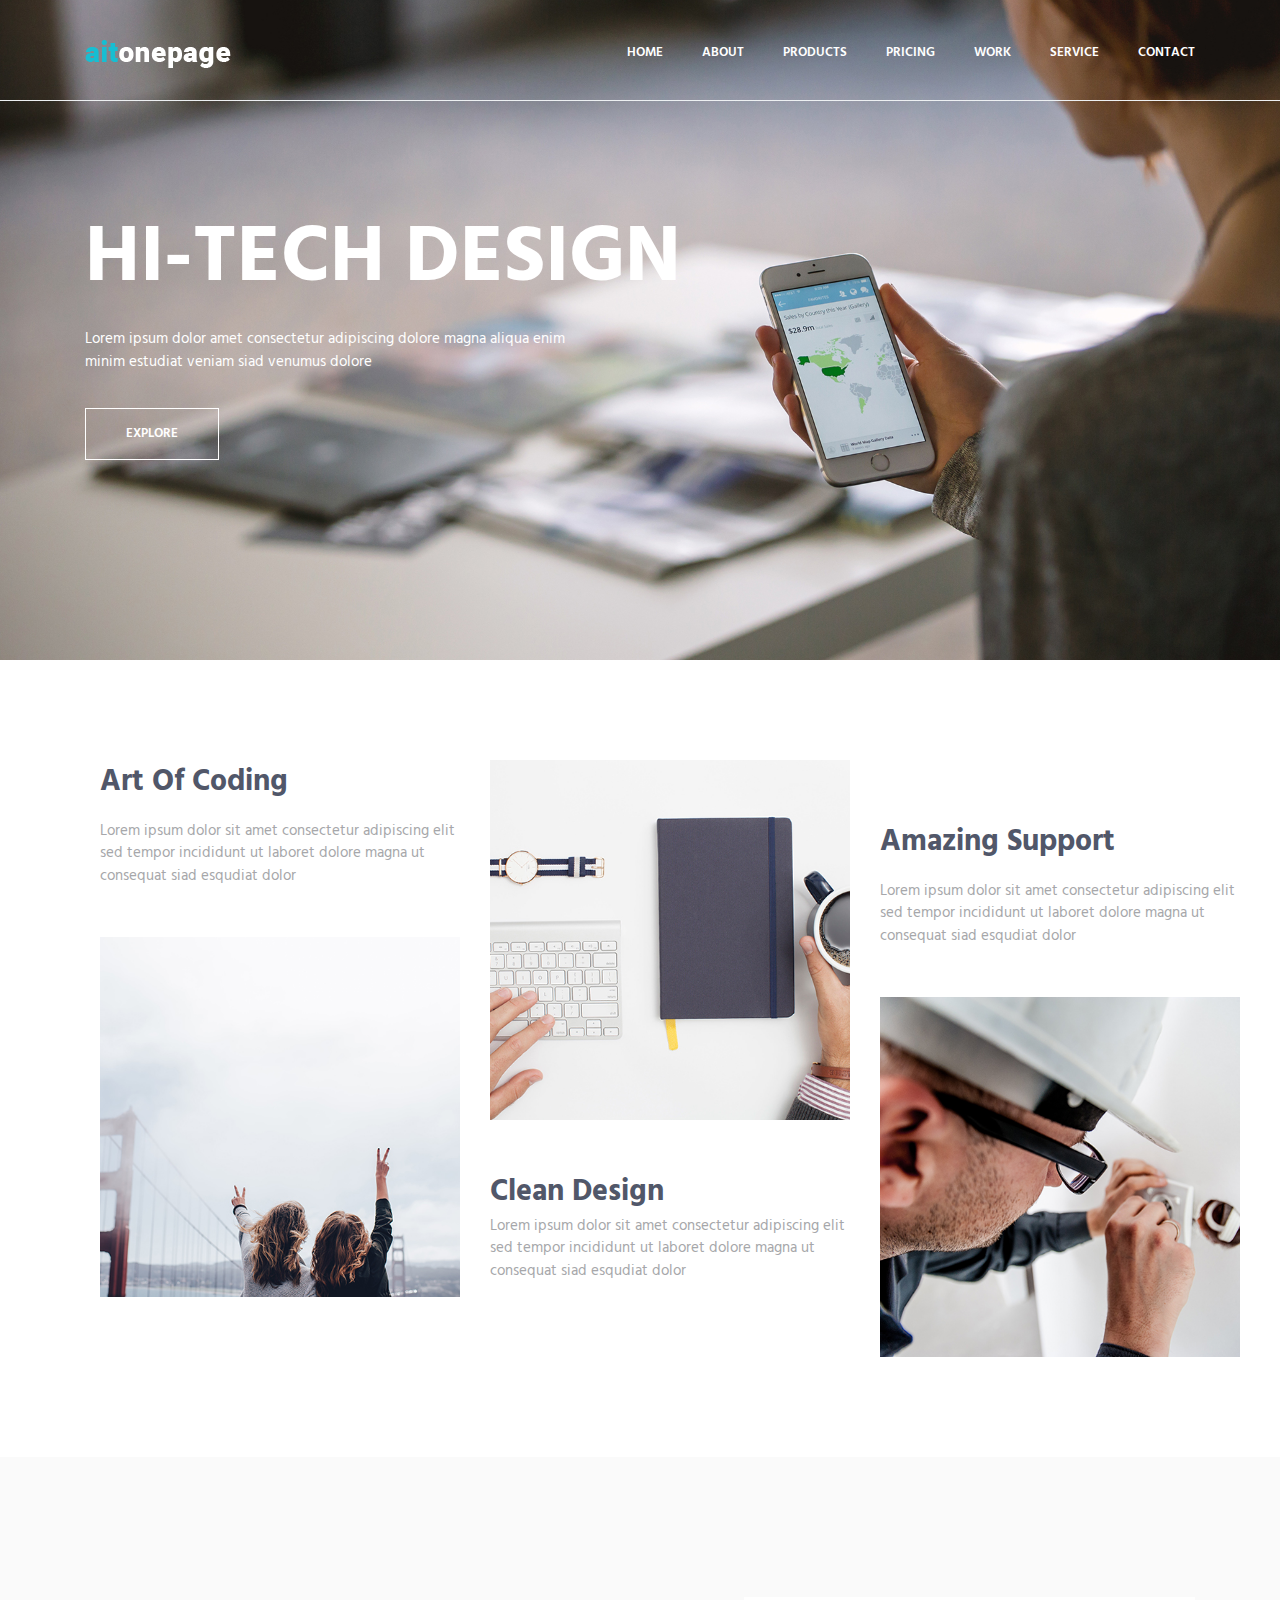
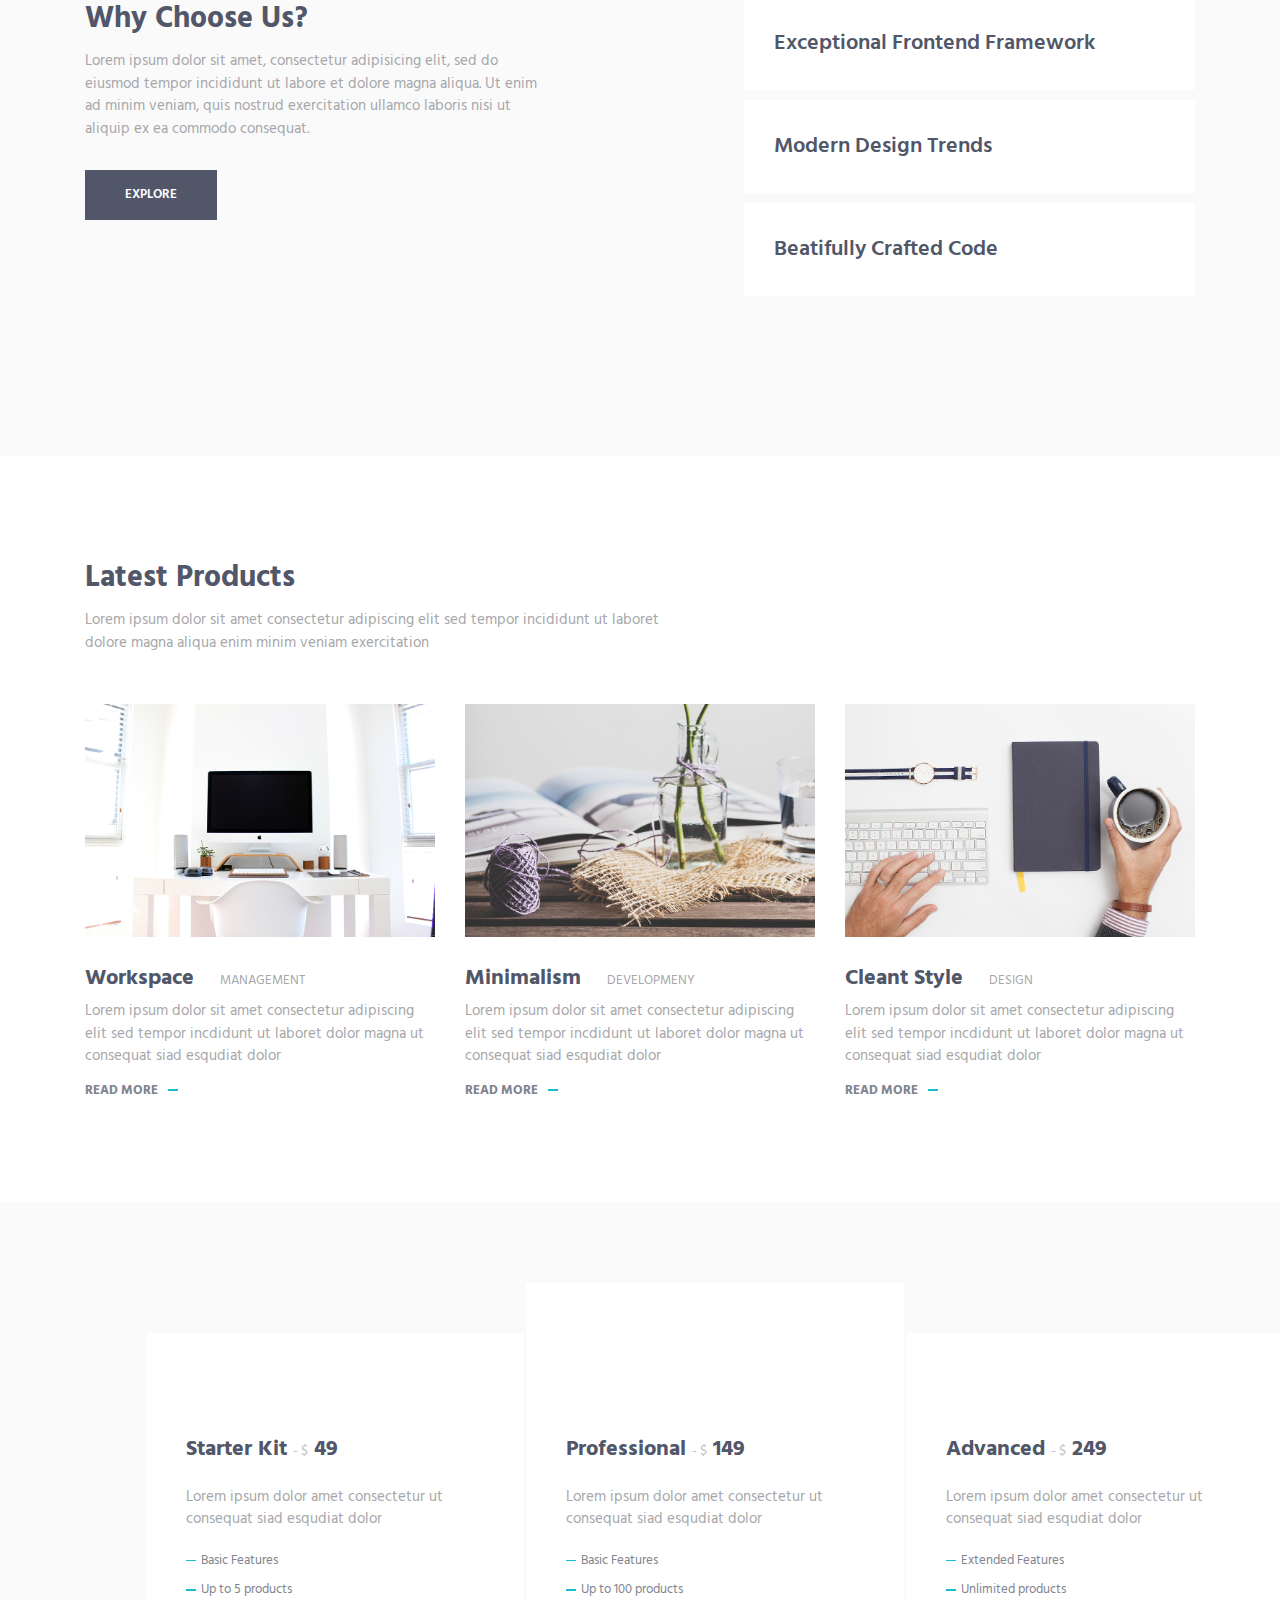
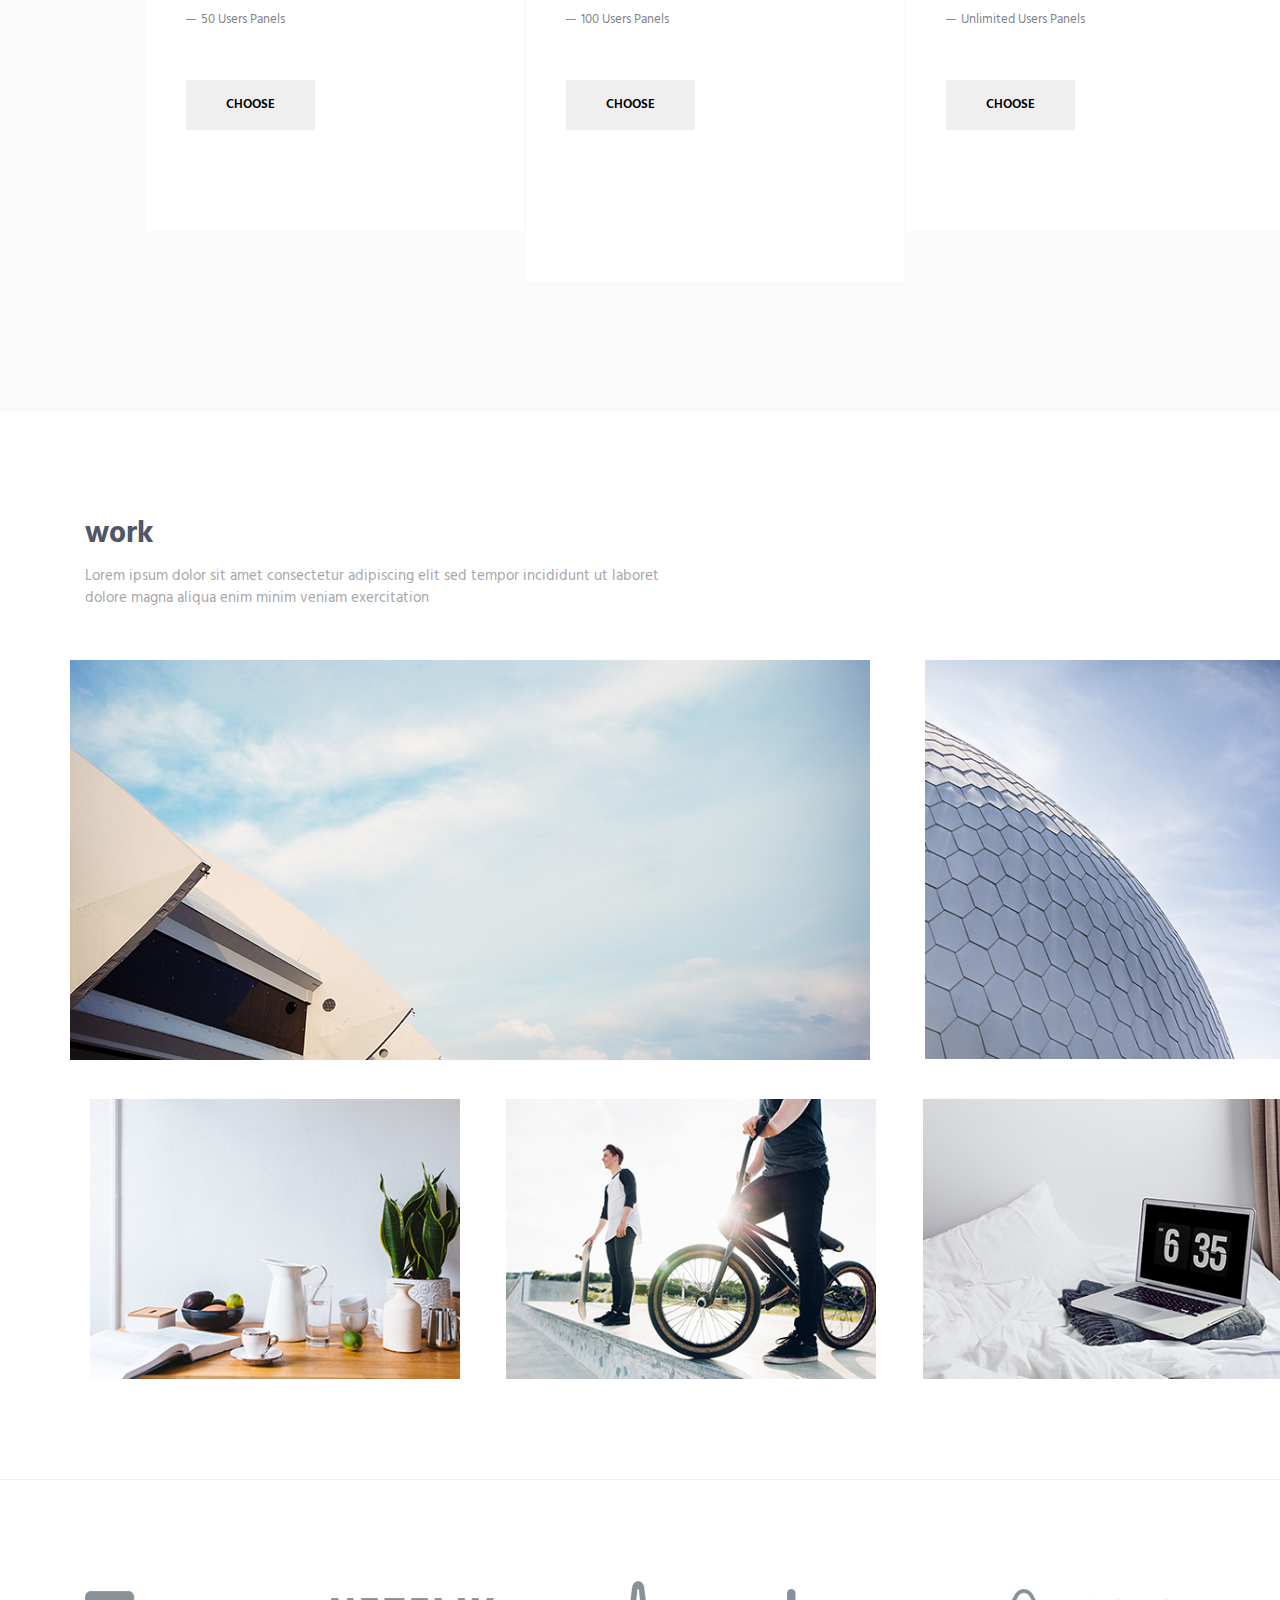
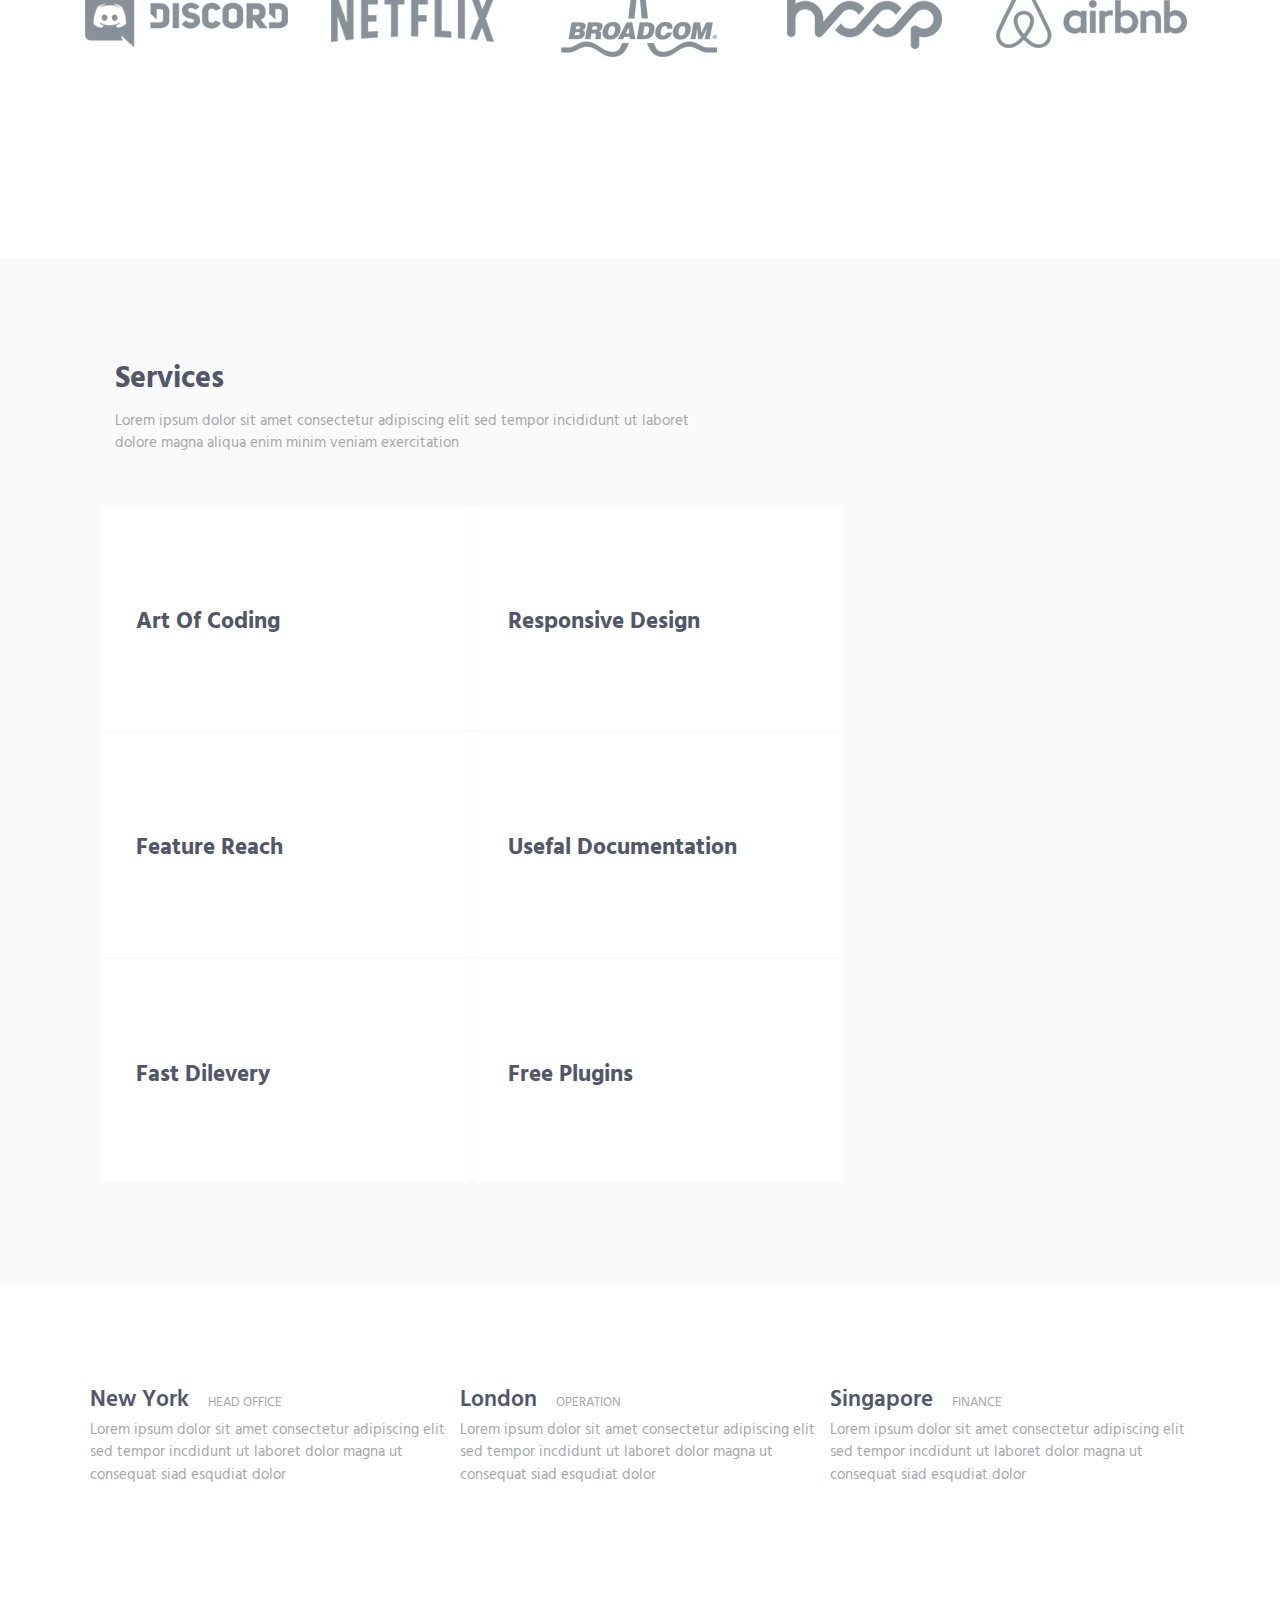
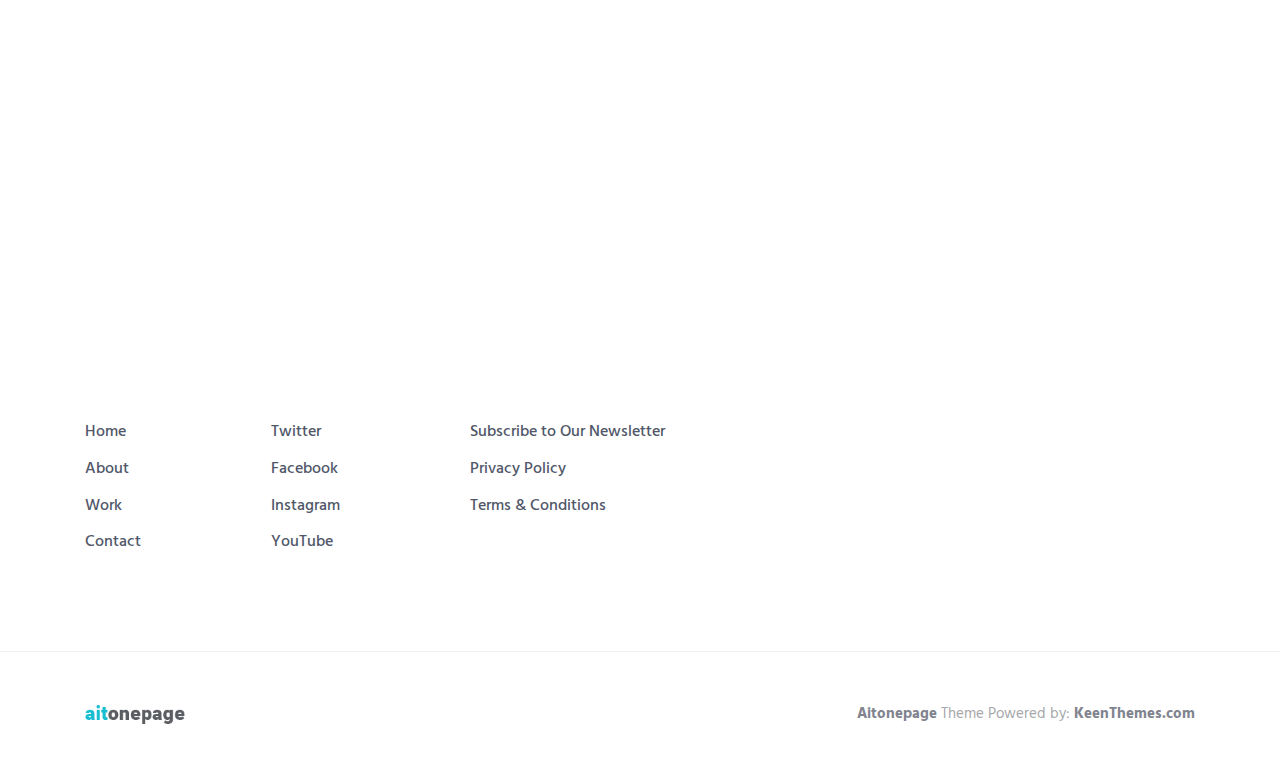
<file: project_5/drt/index.html>
<!DOCTYPE html>
<html lang="en">
<head>
	<meta charset="UTF-8">
	<meta name="viewport" content="width=device-width, initial-scale=1.0">
	<title>Metronic "Atonepage"</title>
	<link href="https://fonts.googleapis.com/css2?family=Hind:wght@300;400;500;600;700&display=swap" rel="stylesheet">
	<link rel="stylesheet" href="style/bootstrap-reboot.min.css">
	<link rel="stylesheet" href="style/bootstrap-grid.min.css">
	<link rel="stylesheet" href="style/main.css">
</head>
<body>
	

	<div class="main">
		<div class="container">		
			<nav>	
				<a href="#">
					<img src="img/logo.png" alt="">
					
				</a>	
			

				<div class="main_nav">	
					<ul>
					  <a href="">
					  	<li>home</li>
					  </a>
					  <a href="#about">
					  	<li>about</li>
					  </a>
					  <a href="#product">
					  	<li>products</li>
					  </a>
					  <a href="#priking">
					  	<li>pricing</li>
					  </a>
					  <a href="#work">
					  	<li>work</li>
					  </a>
					  <a href="#services">
					  	<li>service</li>
					  </a>
					  <a href="#contact">
					  	<li>contact</li>
					  </a>
					</ul>
				</div>			
			</nav>
	</div>
		<div class="line"></div>
	</div>
	

	<header>
		<div class="container">
			<h1>
				 hi-tech design
			</h1>
			<div class="header_dscr">
				Lorem ipsum dolor amet consectetur adipiscing dolore magna aliqua
				enim minim estudiat veniam siad venumus dolore
			</div>
			<button class="btn">
				explore
			</button>
		</div>
	</header>

	<section id="about"> 
		<div class="container">
			<div class="wrapper">
				<div class="element">
					<h3 class="title_h3">
						Art Of Coding
					</h3>
					<div class="text">
						Lorem ipsum dolor sit amet consectetur adipiscing elit sed tempor incididunt ut laboret dolore magna ut consequat siad esqudiat dolor
					</div>
					<div class="e_img">
						<img src="img/500x500/01.jpg" alt="">
					</div>
				</div>
				<div class="element">
					<div class="e_img">
						<img src="img/500x500/02.jpg" alt="">
					</div>
					<h3 class="title_h3" >
						Clean Design
					</h3>
					<div class="text">
						Lorem ipsum dolor sit amet consectetur adipiscing elit sed tempor incididunt ut laboret dolore magna ut consequat siad esqudiat dolor
					</div>
				</div>
				<div class="element">
					<h3 class="title_h3">
						Amazing Support
					</h3>
					<div class="text">
						Lorem ipsum dolor sit amet consectetur adipiscing elit sed tempor incididunt ut laboret dolore magna ut consequat siad esqudiat dolor
					</div>
					<div class="e_img">
						<img src="img/500x500/03.jpg" alt="">
					</div>
				</div>
			</div>
		</div>
	</section>

	<section id="about_2">
		<div class="container">
			<div class="wrapper">
				<div class="element1">
					<h3 class="title_h3">
						Why Choose Us?
					</h3>
					<div class="text">	
						Lorem ipsum dolor sit amet, consectetur adipisicing elit, sed do eiusmod tempor incididunt ut labore et dolore magna aliqua. Ut enim ad minim veniam, quis nostrud exercitation ullamco laboris nisi ut aliquip ex ea commodo consequat.

					</div>		
					<button class="btn">	
						explore
					</button>
					
				</div>
				<div class="element2">
					<div class="box">
						Exceptional Frontend Framework
					</div>
					<div class="box">
						Modern Design Trends
					</div>
					<div class="box">
						Beatifully Crafted Code
					</div>
				</div>
			</div>
		</div>
	</section>


	<section id="product">	
		<div class="container">	

			<h3 class="title_h3">
				Latest Products
			</h3>
			<div class="dscr_basic">	
				Lorem ipsum dolor sit amet consectetur adipiscing elit sed tempor incididunt ut laboret dolore magna aliqua enim minim veniam exercitation
			</div>	

			<div class="wrapper">	
				<div class="element">
					<div class="img_product">
						<img src="img/970x647/01.jpg" alt="">
					</div>
					<a href="#" class="title_product">
						Workspace
					</a>
					<div class="side_text">	
						management
					</div>			
					<div class="product_dscr">	
						Lorem ipsum dolor sit amet consectetur adipiscing elit sed tempor incdidunt ut laboret dolor magna ut consequat siad esqudiat dolor
					</div>	
					<a href="#" class="product_link">
						read more
					</a>
				</div>
				
				<div class="element">
					<div class="img_product">
						<img src="img/970x647/02.jpg" alt="">
					</div>
					<a href="#" class="title_product">
						Minimalism 
					</a>
					<div class="side_text">	
						developmeny
					</div>			
					<div class="product_dscr">	
						Lorem ipsum dolor sit amet consectetur adipiscing elit sed tempor incdidunt ut laboret dolor magna ut consequat siad esqudiat dolor
					</div>	
					<a href="#" class="product_link">
						read more
					</a>			</div>

				<div class="element">
					<div class="img_product">
						<img src="img/970x647/03.jpg" alt="">
					</div>
					<a href="#" class="title_product">
						Cleant Style
					</a>
					<div class="side_text">	
						design
					</div>			
					<div class="product_dscr">	
						Lorem ipsum dolor sit amet consectetur adipiscing elit sed tempor incdidunt ut laboret dolor magna ut consequat siad esqudiat dolor
					</div>	
					<a href="#" class="product_link">
						read more
					</a>
				</div>

			</div>
		</div>
	</section>

	<section id="priking">
		<div class="container">	
			<div class="wrapper">	
				<div class="priking_element">	
					<div class="title_priking">	
						Starter Kit <span>- $</span> 49
					</div>	
					<div class="dscr_basic">	
						Lorem ipsum dolor amet consectetur ut consequat siad esqudiat dolor
					</div>
					<ul>
						<li>Basic Features</li>
						<li>Up to 5 products</li>
						<li>50 Users Panels</li>
					</ul>
					<button class="btn">
						choose
					</button>

				</div>	

				<div class="priking_element" >	
					<div class="title_priking">	
						Professional <span>- $</span> 149
					</div>	
					<div class="dscr_basic">	
						Lorem ipsum dolor amet consectetur ut consequat siad esqudiat dolor
					</div>
					<ul>
						<li>Basic Features</li>
						<li>Up to 100 products</li>
						<li>100 Users Panels</li>
					</ul>
					<button class="btn">
						choose
					</button>

				</div>	

				<div class="priking_element">	
					<div class="title_priking">	
						Advanced  <span>- $</span> 249
					</div>	
					<div class="dscr_basic">	
						Lorem ipsum dolor amet consectetur ut consequat siad esqudiat dolor
					</div>
					<ul>
						<li>Extended Features</li>
						<li>Unlimited products</li>
						<li>Unlimited Users Panels</li>
					</ul>
					<button class="btn">
						choose
					</button>

				</div>	


			</div>	

		</div>	
		
	</section>

	<section id="work">
		<div class="container">
			<h3 class="title_h3">
				work
			</h3>
			<div class="dscr_basic">
				Lorem ipsum dolor sit amet consectetur adipiscing elit sed tempor incididunt ut laboret dolore magna aliqua enim minim veniam exercitation
			</div>
			
			<div class="row">
				<div class="col-8 my_col image " >
					<img src="img/800x400/01.jpg" alt="" class="img_work">
				</div>
				<div class="col-3 offset-1 my_col">
					<img src="img/397x415/01.jpg" alt="" id="img_work" class="img_work">
				</div>
			</div>
			<div class="wrapper">
				
				<div class="col-3  my_col  " >
					<img src="img/397x300/01.jpg" alt="" class="img_work">
				</div>
				<div class="col-3  my_col  ">
					<img src="img/397x300/02.jpg" alt="" class=" img_work">
				</div>
				<div class="col-3  my_col">
					<img src="img/397x300/03.jpg" alt="" class="img_work">
				</div>
			</div>
		</div>
		<div class="line"></div>

		<div class="container">
			<div class="clients">
				<a href="#">
					<img src="img/clients/01.png" alt="">
				</a>
				<a href="#">
					<img src="img/clients/02.png" alt="">
				</a>
				<a href="#">
					<img src="img/clients/03.png" alt="">
				</a>
				<a href="#">
					<img src="img/clients/04.png" alt="">
				</a>
				<a href="#">
					<img src="img/clients/05.png" alt="">
				</a>
			</div>
		</div>
	</section>

	<section id="services">
		<div class="container">
			<h3 class="title_h3">
				Services
			</h3>
			<div class="dscr_basic">
				Lorem ipsum dolor sit amet consectetur adipiscing elit sed tempor incididunt ut laboret dolore magna aliqua enim minim veniam exercitation
			</div>
			<div class="row">	
				<col-4>	
					<div class="element_serv">	
						<div class="title_serv">	
								Art Of Coding
						</div>
						<div class="dscr_serv">	
							Lorem ipsum dolor amet consectetur ut consequat siad esqudiat dolor
						</div>				
					</div>
				</col-4>
				<col-4>
					<div class="element_serv">	
						<div class="title_serv">	
								Responsive Design
						</div>
						<div class="dscr_serv">	
							Lorem ipsum dolor amet consectetur ut consequat siad esqudiat dolor
						</div>				
					</div>				
				</col-4>
				<col-4>	
					<div class="element_serv">	
						<div class="title_serv">	
								Feature Reach
						</div>
						<div class="dscr_serv">	
							Lorem ipsum dolor amet consectetur ut consequat siad esqudiat dolor
						</div>				
					</div>
				</col-4>
				<col-4>	
					<div class="element_serv">	
						<div class="title_serv">	
								Usefal Documentation
						</div>
						<div class="dscr_serv">	
							Lorem ipsum dolor amet consectetur ut consequat siad esqudiat dolor
						</div>				
					</div>
				</col-4>
				<col-4>	
					<div class="element_serv">	
						<div class="title_serv">	
								Fast Dilevery
						</div>
						<div class="dscr_serv">	
							Lorem ipsum dolor amet consectetur ut consequat siad esqudiat dolor
						</div>				
					</div>
				</col-4>
				<col-4>	
					<div class="element_serv">	
						<div class="title_serv">	
								Free Plugins
						</div>
						<div class="dscr_serv">	
							Lorem ipsum dolor amet consectetur ut consequat siad esqudiat dolor
						</div>				
					</div>
				</col-4>	
			</div>
		</div>
		
	</section>

	<section id="contact">
		<div class="container">
			<div class="wrapper">
				<div class="contact_element">
					 <a href="#" class="title_h3">
					 	
						New York 
					 </a>
					</h3>
					<div class="side_text">	
						head office
					</div>	
					<div class="dscr_basic">
						Lorem ipsum dolor sit amet consectetur adipiscing elit sed tempor incdidunt ut laboret dolor magna ut consequat siad esqudiat dolor
					</div>
				</div>
				<div class="contact_element">
					 <a href="#" class="title_h3">
					 	
						London
					 </a>
					<div class="side_text">	
						operation
					</div>	
					<div class="dscr_basic">
						Lorem ipsum dolor sit amet consectetur adipiscing elit sed tempor incdidunt ut laboret dolor magna ut consequat siad esqudiat dolor
					</div>
				</div>
				<div class="contact_element">
					 <a href="#" class="title_h3">
					 	
						Singapore 
					 </a>
					<div class="side_text">	
						finance
					</div>	
					<div class="dscr_basic">
						Lorem ipsum dolor sit amet consectetur adipiscing elit sed tempor incdidunt ut laboret dolor magna ut consequat siad esqudiat dolor
					</div>
				</div>
			</div>
		</div>
	</section>

	<section id="google_map">
		
		<iframe src="https://www.google.com/maps/embed?pb=!1m14!1m12!1m3!1d23361.35419460557!2d47.54078731301268!3d42.9536371140662!2m3!1f0!2f0!3f0!3m2!1i1024!2i768!4f13.1!5e0!3m2!1sru!2sru!4v1599989052639!5m2!1sru!2sru" width="100%" height="300" frameborder="0" style="border:0;" allowfullscreen="" aria-hidden="false" tabindex="0"></iframe>

	</section>

	<section id="bottom_menu">
		<div class="container">
			<div class="wrapper">
							
				<ul>
					<a href="#home">
						<li>
							Home
						</li>
					</a>
					<a href="#about">
						<li>
							About
						</li>
					</a>
					<a href="#work">
						<li>
							Work
						</li>
					</a>
					<a href="#contact">
						<li>
							Contact
						</li>
					</a>
				</ul>
				<ul>
					<a href="">
						<li>
							Twitter
						</li>
					</a>
					<a href="">
						<li>
							Facebook
						</li>
					</a>
					<a href="">
						<li>
							Instagram
						</li>
					</a>
					<a href="">
						<li>
							YouTube
						</li>
					</a>
				</ul>
				<ul>
					<a href="">
						<li>
							Subscribe to Our Newsletter
						</li>
					</a>
					<a href="">
						<li>
							Privacy Policy
						</li>
					</a>
					<a href="">
						<li>
							Terms & Conditions
						</li>
					</a>
				</ul>
			</div>
		</div>
	</section>
	<div class="line"></div>
	<footer>
		<div class="container">
			<div class="wrapper">					
				
				<div class="footer_img">
					<img src="img/logo-dark.png" alt="">
				</div>

				<div class="epilogue">
				
					<a href="">
						Aitonepage
					</a>
					<span>
						Theme Powered by: 
					</span>
					<a href="">
						KeenThemes.com
					</a>
				</div>
			</div>
		</div>
	</footer>
</body>
</html>
</file>
<file: github/style/style.css>
body{
	font-family: Arial, sans-serif;
	margin: 0px;
	color: #777777;
}


.fix:after {

	content:'';
	display: table;
	width: 100%;
	clear: both;
}
div{
	box-sizing: border-box;
}

header{
	background: url(jpg/first-bg.jpg) no-repeat center top;
	height: 700px;
	width: 100%;
	
}
.contanier{
	width: 930px;
	margin: 0 auto ;

}



.logo {
	margin: 45px 0 0 0;
	float: left;
}

nav{
	float: right;
	margin-top: 45px;

}


.menu li{
	float: left;
	margin-right: 40px;

}

.menu a{

	color: #fff;
	text-decoration: none;
	text-transform: uppercase;
}
.titles_first{

	font-size: 40px;
	color: #fff;
	text-transform: uppercase;
	text-align: center;
	margin-top: 280px;


	
}

h1{
	font-size: 75px;
	color: #fff;
	text-transform: uppercase;
	text-align: center;
	margin: 15px 0 60px 0 ;

}

.button{
	background: #fed136;
	color: #484543;
	border-radius: 3px;
	width: 240px;
	padding: 20px 55px;
	text-decoration: none;
	text-align: center;
	font-weight: bold;
	margin: 0 0 0 370px;

}


.title {
	padding-top: 115px;



}



.title h2 {

	font-size: 40px;
	font-weight: bold;
	text-align: center;
	text-transform: uppercase;
	color: #222222;
	


}


.title p {
text-align: center;
font-size: 16px;
margin-top: 30px;

}

.services {
margin-top: 75px;

}

.services_item{
	float: left;
	text-align: center;
	width: 270px;
	
}

.services h3{
	color: #222222;
	font-weight: bold;
	font-size: 18px;
	padding: 30px 0;

}


.services_item p{
	font-size: 14px;
	line-height: 1.5em;
}

.services_item:last-child {
	float: right;
}
.services_item:nth-child(2) {
	margin-left: 65px;
}

#services{
	padding-bottom: 120px;
}


#portfolio{

	background-color: #d4d4d4;
}

.works{
	padding-bottom: 440px;
	padding-top: 80px;
}

.works img{


	float: left;

}

.works img:nth-child(2) {

	margin-left: 30px;
}

.works img:last-child {

	float: right;
}
</file>
<file: project2/style/main.css>
body, p {
font-family: 'Poppins', sans-serif;
color: #30545C;
font-size: 35px;
padding: 0;
margin: 0;
}

div, p, input, button, form, span, a, ul, li {
padding: 0;
margin: 0;
box-sizing: border-box;
font-family: 'Qwigley', cursive;
}

h1, h2, h3, h4, h5, h6 {
padding: 0;
margin: 0;
}

body{
background: url(./img/fon2.png) no-repeat 100% 0%;
}

header{



}


.contanier{
width: 1600px;
margin: 0 auto;

}

.contanier_fon{
padding: 100px;
background: url(img/fon.jpg) no-repeat;
border-radius: 15px;
padding: 30px 80px 400px 110px;
width: 1152px;
margin: 100px 0 0 60px;

}

span{
font-family: 'Poppins', sans-serif;
margin-right: 5px;
font-size: 32px;
color: white;

}

.contanier_logo{


}

.contanier_a{
display: flex;
}


.contanier_main{
font-size: 32;
margin-left: 150px;


}

.contanier_main a{
	text-decoration: none;
	color: #30545C;
	z-index: 1;
	position: relative;
}


li{
display: inline;
margin-left: 60px;

}

.Nowinbali{
color: #30545C;
font-weight: bold;

}

h1{
font-family: 'Poppins', sans-serif;
color: #3D3A48;
font-weight: bold;
font-size: 77px;
width: 362px;
line-height: 1;
text-transform: uppercase;
display: inline-block;
margin-right: 120px;

}


.tex_one{
font-family: 'Poppins', sans-serif;
width: 250px;
font-size: 24px;
display:inline-block;
border-left: solid white 10px;
padding-left: 30px;
line-height: 1em;

}



.image{
width: 1360px;
margin: -80px 150px;
display: flex;
}


.box{

width: 360px;
height: 230px;
padding: 20px;
margin-left: 40px;
border-radius: 12px;

}


.box h4{
font-size: 12px;
font-family: 'Poppins', sans-serif;
color: #18352E;
background: rgba(255, 255, 255, 0.74);
border-radius: 50px;
padding: 10px 25px;
font-weight: 500;
display: inline;
}

.box h3{
margin-top: 40px;
font-size: 37px;
color: #ffffff;

}

.box p{
font-family: 'Poppins', sans-serif;
font-size: 18px;
color: #ffffff;

}

.one{

background-image: url(./img/Rectangle3.jpg);

}

.two{
background-image: url(./img/Rectangle1.jpg);
}

.fry{
background-image: url(./img/Rectangle2.jpg);
}


.serf{

margin: -280px 650px 0;
width: 800px;
position: absolute;


}
</file>
<file: дз/css/main.css>
body {
	font-family: 'Open Sans', sans-serif;
	color: #201b2d;
	font-size: 15px;
	padding: 0;
	margin: 0;
}

div, p, input, button, form, span, a, ul, li {
	box-sizing: border-box;
}

h1, h2, h3, h4, h5, h6 {
	margin: 0;
	font-family: 'Montserrat', sans-serif;
	font-weight: 400;
}





.contanier{
	width: 1170px;
	margin: 0 auto;
}

header{
	background: rgba(0,191,255,1);
	background: -moz-linear-gradient(-45deg, rgba(0,191,255,1) 0%, rgba(55,144,217,1) 100%);
	background: -webkit-gradient(left top, right bottom, color-stop(0%, rgba(0,191,255,1)), color-stop(100%, rgba(55,144,217,1)));
	background: -webkit-linear-gradient(-45deg, rgba(0,191,255,1) 0%, rgba(55,144,217,1) 100%);
	background: -o-linear-gradient(-45deg, rgba(0,191,255,1) 0%, rgba(55,144,217,1) 100%);
	background: -ms-linear-gradient(-45deg, rgba(0,191,255,1) 0%, rgba(55,144,217,1) 100%);
	background: linear-gradient(135deg, rgba(0,191,255,1) 0%, rgba(55,144,217,1) 100%);
	filter: progid:DXImageTransform.Microsoft.gradient( startColorstr='#00bfff', endColorstr='#3790d9', GradientType=1 );
	padding-top: 70px;
	padding-bottom: 50px;
	margin-bottom: 100px;

}

.wrapper{
	display: flex;
	justify-content: space-between;
}

.offer{
	padding-top: 160px;
	width: 600px;
}

span{

	font-size: 60px;
}
.title{
	font-size: 37px;
	color: white;
}

.intro{
	
	color: white;
	padding: 0 0 25px 0;
	width: 400px;
	text-align: left;
	font-weight: normal;
}

.btn{
	background-color: #ffd429;
	color: black;
	padding: 20px ;
	text-decoration: none;
	font-weight: bold;
	text-align: center;
	display: block;
	width: 220px;
	font-weight: 900;
	border-radius: 3px;
	transition: all 0.5s;
}

.btn:hover{

	background-color: #dfba28;
	border-radius: 50px;
}



.section_title{

	font-size: 30px;
	text-align: center;
	padding-bottom: 75px;
	font-weight: 500;
}

.learn {
	padding-bottom: 130px;
}

.icon{

	width: 270px;

}

.icone{
	display: flex;
	justify-content: space-between;
}


.icon_img{
	margin-bottom: 30px;
	padding: 0 100px;
	
}
.icon_title{
	text-align: center;
	font-weight: 800;
}

.icon_tex{
	padding-bottom: 75px;
	text-align: center;
	font-weight:
	line-height: 1.6em;
	
}










.mail{
	padding-top: 110px;
	background-color: #ecf3f8;
	padding-bottom: 100px;

}

.form_imput {
	display: block;
	width: 350px;
	margin: 15px auto;
	padding: 25px 0 25px 10px;
	font-size: 15px;
}

.mail_btn{
	width: 350px;
	margin: 0 auto;
	padding: 25px 0;
	padding: 25px 80px;

}



.footer{
	background-color: #164d7a;
}

.footer_tex{
	padding: 40px 0 60px 0;
	text-align: center;
	color: white;
}
</file>
<file: caesar_cipher_project_6/src/style/main.css>
* {
	font-family: 'Roboto', sans-serif;
	margin: 0;
	padding: 0;

}

header{
	height: 290px;
	background-image: url(../img/bac_header_1.png);
	background-position: right top;
	background-repeat: no-repeat;
	background-size: cover;
	padding: 25px 0 0 0;
	border-bottom: 3px solid #fff;	

}

header li{

	display: inline;
	font-size: 24px;
	margin-left: 20px;

}
header a {
	color: #fff;
	transition: 0.3s;
	

}
header a:hover{
	color: rgba(255,255,255, .7);
	text-decoration: none;
	border-bottom: 2px solid #fff;
	transition: 0.3s;

}
h1{
	margin: 140px  0 0 700px;
	font-size: 60px;
	color: #fff;
	
	
}

.work{
	padding: 100px 0 140px 0;
	background-image: url(../img/bac_main_1.png);
}
.work h2{
	color: #fff;
	font-size: 45px;
	margin: 0 0  0 210px ;
}
.work .dscr{
	background-color: #fff;
	padding: 10px;
	border-radius: 10px;
	color: #695F57;
	margin: 0 auto;
	max-width: 700px;
}

footer{
	background-image: url(../img/footer_1.png);
	background-position: right top;
	background-repeat: no-repeat;
	background-size: cover;
	padding: 30px;	
}

footer  li {
    list-style-type: none; 
   }

footer  a {
 	color: #fff;
   }

footer  a:hover {
 	color: rgba(255,255,255, .7);
 	text-decoration: none;	
   }

footer .wrapper{
	display: flex;	
	justify-content:space-between;

}

footer .contact_image{

	margin-top: 20px;	
	display: flex;	
}


footer .img_contact:hover{
	transition: 0.3s;
	padding: 2px;		
	opacity: 0.6;
	
}

footer .img_contact{
	transition: 0.3s;
	width: 40px;
	height: 40px;		
	margin-left: 12px;	
}
</file>
<file: project 5/drt/style/main.css>
* {
	font-family: 'Hind', sans-serif;
	
}

.my_col{
	padding: 0;
	
}

.line{
	margin-top: 20px;
	border-bottom: solid 1px #edf0f2;
}
.btn{
	padding: 15px 40px;	
	text-transform: uppercase;
	font-weight: 600;
	font-size: 13px;	
	border: none;	
}

.title_h3{
	color: #515769;
	font-size: 30px;	
}

.dscr_basic{
	width: 600px;	
	margin: 0 0 50px;	
	color: #a6a7aa;
	font-size: 15px;

}

.side_text{
	display: inline;	
	text-transform: uppercase;	
	color: #a6a7aa;
	font-size: 13px;
}

								/*навигация*/

.main{
	padding: 40px 0;
	position: absolute;
	width: 100%;
}
nav{
	display: flex;
	justify-content: space-between;
}
.main_nav li{
	display: inline;
	margin-left: 35px;	
	text-transform: uppercase;
	font-weight: 600;	
	color: #fff;
	font-size: 	13px;
	transition: 1s;
			
}

.main_nav li:hover:before{
	content: " ";
	display:inline-block;
	width: 10px;
	height: 1.5px;
	background: #17bed2;
	margin: 0 10px 3px 0;	
	transition: 1s;

	
}
.main_nav a{
	text-decoration: none;
}

								
								/*шапка*/
header{
	padding: 200px 0 200px 0;
	background: url(../img/1920x1080/01.jpg) center center/cover no-repeat;
}

h1{
	font-size: 80px;
	font-weight: 700;
	color: #fff;
	text-transform: uppercase;	
}

.header_dscr{
	margin: 2px 0 35px 0;
	width: 500px;
	font-size: 15px;
    font-weight: 400;
    color: #fff;
}

header .btn{
	border: solid 1px #fff;
	color: #fff;
	background-color: rgba(0,0,0, .0);
	transition:0.5s; 
}

header .btn:hover{
	background-color: #fff;
	color: #515769;
	transition:0.5s; 
}









									/*1 сеекция. about*/

#about{
	padding: 100px 0 100px 0;
}
#about .wrapper{
	display:flex;

}
#about .element{
	width: 375px;
	margin: 0 15px;
}
#about .element h3{
	margin: 0 0 15px;

}
#about .element .text{
	margin: 0 0 50px;
	color: #a6a7aa;
	font-size: 15px;

}
#about .element img{
	width: 360px;
}

#about .element:nth-child(3){
	margin: 60px 0 0 15px;
}
#about .element:nth-child(2) h3{
	margin: 50px 0 0 0;
}


							/*2 секция. Продолжение about*/

#about_2{
	background-color: #FAFAFA;
	padding: 140px 0 150px;	
}

#about_2 .wrapper{
	display: flex;
	justify-content: space-between;	
}
#about_2 .element1 {
	width: 460px;	
}
#about_2 .element2 {
	
	color:#515769;
	font-weight: 600;	
	font-size: 22px;
}
#about_2 .box {
	padding: 30px 100px 30px 30px;
	background-color: #fff;
	margin:  0 0 10px;	
}
#about_2 .text{
	color: #a6a7aa;
	font-size: 15px;
}
#about_2 .element1 .btn{
	background: #515769;
	color: #fff;
	margin: 30px 0 0 0;	
	transition: 0.5s;
}
#about_2 .element1 .btn:hover{
	background-color: #337ab7;
	transition: 0.5s;
}


									/*3 секция. products*/


#product{
	padding: 100px 0 100px;	
}

#product .wrapper{
	display: flex;	
	justify-content: space-between;
}

#product .element .img_product img{
	width: 350px;	
	margin: 0 0 25px;	
}
#product .title_product{
	font-size: 22px;	
	color: #515769;
	font-weight: 700;	
	margin: 0 20px 20px 0;	
	text-decoration: none;
}

#product .element .product_dscr{
	color: #a6a7aa;
	font-size: 15px;
	width: 350px;	
	margin: 5px 0 10px;
}

#product .product_link{
	color: #81848f;
	font-size: 13px;	
	text-transform: uppercase;	
	font-weight: 700;
	text-decoration: none;	
	position: relative;	
}
#product .product_link:after{
	content: " ";
	display:inline-block;
	width: 10px;
	height: 1.5px;
	background: #17bed2;
	position: absolute;
	top: 45%;	
	right: -20px;	
	
}




							/*4 секция. priking*/
#priking{
	padding: 130px;	
	background-color: #FAFAFA;
}

#priking .wrapper{
	display: flex;
	justify-content: space-around;
}

#priking .priking_element{
	width: 380px;	
	height: 500px;
	background-color: #fff;
	padding: 100px 60px 60px 40px;	
	border: solid 1px #FAFAFA;
}

#priking .priking_element:nth-child(2){
	height:600px;	
	background-color: #fff;
	border: solid 1px #FAFAFA;
	padding: 150px 60px 60px 40px;	
	margin: -50px 0 0 0;

}

#priking .priking_element .title_priking{

	font-weight: 700;
    color: #515769;
}

#priking .priking_element span{

    font-size: 14px;
    font-weight: 400;
    color: #bfc1c7;
}
#priking .priking_element .dscr_basic{
	width: 290px;
	padding: 0;	
	margin: 20px 0;	
	transition: 0.5s;

}


#priking .priking_element li{
	
	list-style-type: none;
	position:relative;
	margin: 0 0 10px -25px;	


}

#priking .priking_element li:after{
	content: " ";
	display:inline-block;
	width: 10px;
	height: 1.5px;
	background: #17bed2;
	position: absolute;
	top: 45%;	
	left: -15px;	
	
}

#priking .priking_element .btn{
	margin: 35px 0 0 0;	
	transition: 0.5s;
}

#priking .priking_element .btn:hover{
	background: #17bed2;
	transition: 0.5s;
}







							/*5 секция. work*/
#work{
	padding: 100px 0;


}


#img_work{
	width: 376px;
	height: 399px;
	margin: 0 0 40px;
}

#work .wrapper{
	display: flex;
	justify-content: space-between;
	margin: 0 0 100px;
	

}


#work .img_work:nth-child(2){
	width: 370px;
	margin: 0 0 60px;
	
}
#work .wrapper .img_work{
	width: 370px;
	margin: 0 5px 0 ;
	
}


#work .img_work:hover{
	opacity: 0.5;
	background-color: rgb(0,0,0);

}


#work .clients{
	display: flex;
	justify-content: space-between;
	padding: 100px 0;
}
#work .clients img:hover{
	opacity: 0.7;
}


								/*6 секция. services*/

#services{
	background-color: #FAFAFA;
	padding: 100px;
}


#services .element_serv{
	padding: 100px 35px 35px 35px;
	background-color: 	#fff;
	margin: 1px;	
	transition: 0.5s;
}

#services .title_serv{
	font-weight: 700;
	 color: #515769;
	 font-size: 23px;
	 margin: 0 0 10px 0;			
	
}
#services .dscr_serv{
	width: 300px;	
	font-size: 15px;
    font-weight: 400;
    color: #a6a7aa;

}
#services .element_serv:hover{
	transition: 0.5s;
	background: #17bed2;
}
#services .dscr_serv,.title_serv:hover{
	transition: 0.5s;
	color: #fff;
	
}








								/*7 секция. contact*/

#contact{
	padding: 100px 0;
}

#contact .wrapper{
	display: flex;
	justify-content: space-around;
}

#contact .contact_element{
	width: 360px;
}

#contact .contact_element a{
	color: #515769;
	text-decoration: none;
	font-size: 23px;
	font-weight: 600;
	margin: 0 13px 0 0;
	transition: 0.2s;

}

#contact .contact_element a:hover{
	opacity: 0.6;
	transition: 0.2s;
}

#contact .contact_element .dscr_basic{
	width: 360px;
}







#bottom_menu{
	padding: 70px 0;
}
#bottom_menu .wrapper{
	display: flex;
}

#bottom_menu ul{
	margin: 0 130px 0 0;
	padding: 0;
}

#bottom_menu a{
	font-size: 16px;
    font-weight: 500;
    color: #515769;
    text-decoration: none;
    line-height: 2.3;
    transform: 0.2s;
}

#bottom_menu a:hover{
	color: #999caa;
	transform: 0.2s;
} 
#bottom_menu li{
  list-style-type: none;
}




					/*footer*/





footer{
	padding: 50px 0;
}
footer .wrapper{
	display: flex;
	justify-content: space-between;
}
footer .footer_img img{
	width: 100px;
}

footer span{
    font-size: 15px;
    font-weight: 400;
    color: #a6a7aa;
}

footer a{

    color: #81848f;
    font-weight: 700;
    font-size: 15px;
    transform: 0.2s;
}

footer a:hover{
    text-decoration: none;
	color: #999caa;
	transform: 0.2s;
}
</file>
<file: project_5/drt/style/main.css>
* {
	font-family: 'Hind', sans-serif;
	
}

.my_col{
	padding: 0;
	
}

.line{
	margin-top: 20px;
	border-bottom: solid 1px #edf0f2;
}
.btn{
	padding: 15px 40px;	
	text-transform: uppercase;
	font-weight: 600;
	font-size: 13px;	
	border: none;	
}

.title_h3{
	color: #515769;
	font-size: 30px;	
}

.dscr_basic{
	width: 600px;	
	margin: 0 0 50px;	
	color: #a6a7aa;
	font-size: 15px;

}

.side_text{
	display: inline;	
	text-transform: uppercase;	
	color: #a6a7aa;
	font-size: 13px;
}

								/*навигация*/

.main{
	padding: 40px 0;
	position: absolute;
	width: 100%;
}
nav{
	display: flex;
	justify-content: space-between;
}
.main_nav li{
	display: inline;
	margin-left: 35px;	
	text-transform: uppercase;
	font-weight: 600;	
	color: #fff;
	font-size: 	13px;
	transition: 1s;
			
}

.main_nav li:hover:before{
	content: " ";
	display:inline-block;
	width: 10px;
	height: 1.5px;
	background: #17bed2;
	margin: 0 10px 3px 0;	
	transition: 1s;

	
}
.main_nav a{
	text-decoration: none;
}

								
								/*шапка*/
header{
	padding: 200px 0 200px 0;
	background: url(../img/1920x1080/01.jpg) center center/cover no-repeat;
}

h1{
	font-size: 80px;
	font-weight: 700;
	color: #fff;
	text-transform: uppercase;	
}

.header_dscr{
	margin: 2px 0 35px 0;
	width: 500px;
	font-size: 15px;
    font-weight: 400;
    color: #fff;
}

header .btn{
	border: solid 1px #fff;
	color: #fff;
	background-color: rgba(0,0,0, .0);
	transition:0.5s; 
}

header .btn:hover{
	background-color: #fff;
	color: #515769;
	transition:0.5s; 
}









									/*1 сеекция. about*/

#about{
	padding: 100px 0 100px 0;
}
#about .wrapper{
	display:flex;

}
#about .element{
	width: 375px;
	margin: 0 15px;
}
#about .element h3{
	margin: 0 0 15px;

}
#about .element .text{
	margin: 0 0 50px;
	color: #a6a7aa;
	font-size: 15px;

}
#about .element img{
	width: 360px;
}

#about .element:nth-child(3){
	margin: 60px 0 0 15px;
}
#about .element:nth-child(2) h3{
	margin: 50px 0 0 0;
}


							/*2 секция. Продолжение about*/

#about_2{
	background-color: #FAFAFA;
	padding: 140px 0 150px;	
}

#about_2 .wrapper{
	display: flex;
	justify-content: space-between;	
}
#about_2 .element1 {
	width: 460px;	
}
#about_2 .element2 {
	
	color:#515769;
	font-weight: 600;	
	font-size: 22px;
}
#about_2 .box {
	padding: 30px 100px 30px 30px;
	background-color: #fff;
	margin:  0 0 10px;	
	transition: 0.5s
}

#about_2 .box:hover {
	border-radius: 2px;
	color: #fff;
	padding: 30px 100px 30px 30px;
	background: #17bed2;
	margin:  0 0 10px;	
	padding: 30px 100px 100px 30px;
	transition: 0.5s;
}
#about_2 .text{
	color: #a6a7aa;
	font-size: 15px;
}
#about_2 .element1 .btn{
	background: #515769;
	color: #fff;
	margin: 30px 0 0 0;	
	transition: 0.5s;
}
#about_2 .element1 .btn:hover{
	background-color: #337ab7;
	transition: 0.5s;
}


									/*3 секция. products*/


#product{
	padding: 100px 0 100px;	
}

#product .wrapper{
	display: flex;	
	justify-content: space-between;
}

#product .element .img_product img{
	width: 350px;	
	margin: 0 0 25px;	
}
#product .title_product{
	font-size: 22px;	
	color: #515769;
	font-weight: 700;	
	margin: 0 20px 20px 0;	
	text-decoration: none;
}

#product .element .product_dscr{
	color: #a6a7aa;
	font-size: 15px;
	width: 350px;	
	margin: 5px 0 10px;
}

#product .product_link{
	color: #81848f;
	font-size: 13px;	
	text-transform: uppercase;	
	font-weight: 700;
	text-decoration: none;	
	position: relative;	
}
#product .product_link:after{
	content: " ";
	display:inline-block;
	width: 10px;
	height: 1.5px;
	background: #17bed2;
	position: absolute;
	top: 45%;	
	right: -20px;	
	
}




							/*4 секция. priking*/
#priking{
	padding: 130px;	
	background-color: #FAFAFA;
}

#priking .wrapper{
	display: flex;
	justify-content: space-around;
}

#priking .priking_element{
	width: 380px;	
	height: 500px;
	background-color: #fff;
	padding: 100px 60px 60px 40px;	
	border: solid 1px #FAFAFA;
}

#priking .priking_element:nth-child(2){
	height:600px;	
	background-color: #fff;
	border: solid 1px #FAFAFA;
	padding: 150px 60px 60px 40px;	
	margin: -50px 0 0 0;

}

#priking .priking_element .title_priking{
	font-size: 22px;
	font-weight: 700;
    color: #515769;
}

#priking .priking_element span{

    font-size: 14px;
    font-weight: 400;
    color: #bfc1c7;
}
#priking .priking_element .dscr_basic{
	width: 290px;
	padding: 0;	
	margin: 20px 0;	
	transition: 0.5s;


}


#priking .priking_element li{
	
	list-style-type: none;
	position:relative;
	margin: 0 0 10px -25px;	
	font-size: 13px;
    color: #81848f;


}

#priking .priking_element li:after{
	content: " ";
	display:inline-block;
	width: 10px;
	height: 1.5px;
	background: #17bed2;
	position: absolute;
	top: 45%;	
	left: -15px;	
	
}

#priking .priking_element .btn{
	margin: 35px 0 0 0;	
	transition: 0.5s;
}

#priking .priking_element .btn:hover{
	background: #17bed2;
	transition: 0.5s;
}







							/*5 секция. work*/
#work{
	padding: 100px 0;


}


#img_work{
	width: 376px;
	height: 399px;
	margin: 0 0 40px;
}

#work .wrapper{
	display: flex;
	justify-content: space-between;
	margin: 0 0 100px;
	

}


#work .img_work:nth-child(2){
	width: 370px;
	margin: 0 0 60px;
	
}
#work .wrapper .img_work{
	width: 370px;
	margin: 0 5px 0 ;
	
}


#work .img_work:hover{
	opacity: 0.5;
	background-color: rgb(0,0,0);

}


#work .clients{
	display: flex;
	justify-content: space-between;
	padding: 100px 0;
}
#work .clients img:hover{
	opacity: 0.7;
}


								/*6 секция. services*/

#services{
	background-color: #FAFAFA;
	padding: 100px;
}


#services .element_serv{
	padding: 100px 35px 35px 35px;
	background-color: 	#fff;
	margin: 1px;	
	transition: 0.5s;
}

#services .title_serv{
	font-weight: 700;
	 color: #515769;
	 font-size: 23px;
	 margin: 0 0 10px 0;			
	
}
#services .dscr_serv{
	width: 300px;	
	font-size: 15px;
    font-weight: 400;
    color: #a6a7aa;

}
#services .element_serv:hover{
	transition: 0.5s;
	background: #17bed2;
}
#services .dscr_serv,.title_serv:hover{
	transition: 0.5s;
	color: #fff;
	
}








								/*7 секция. contact*/

#contact{
	padding: 100px 0;
}

#contact .wrapper{
	display: flex;
	justify-content: space-around;
}

#contact .contact_element{
	width: 360px;
}

#contact .contact_element a{
	color: #515769;
	text-decoration: none;
	font-size: 23px;
	font-weight: 600;
	margin: 0 13px 0 0;
	transition: 0.2s;

}

#contact .contact_element a:hover{
	opacity: 0.6;
	transition: 0.2s;
}

#contact .contact_element .dscr_basic{
	width: 360px;
}







#bottom_menu{
	padding: 70px 0;
}
#bottom_menu .wrapper{
	display: flex;
}

#bottom_menu ul{
	margin: 0 130px 0 0;
	padding: 0;
}

#bottom_menu a{
	font-size: 16px;
    font-weight: 500;
    color: #515769;
    text-decoration: none;
    line-height: 2.3;
    transform: 0.2s;
}

#bottom_menu a:hover{
	color: #999caa;
	transform: 0.2s;
} 
#bottom_menu li{
  list-style-type: none;
}




					/*footer*/





footer{
	padding: 50px 0;
}
footer .wrapper{
	display: flex;
	justify-content: space-between;
}
footer .footer_img img{
	width: 100px;
}

footer span{
    font-size: 15px;
    font-weight: 400;
    color: #a6a7aa;
}

footer a{

    color: #81848f;
    font-weight: 700;
    font-size: 15px;
    transform: 0.2s;
}

footer a:hover{
    text-decoration: none;
	color: #999caa;
	transform: 0.2s;
}
</file>
<file: github/style/sbros.css>
/* http://meyerweb.com/eric/tools/css/reset/ 
   v2.0 | 20110126
   License: none (public domain)
*/

html, body, div, span, applet, object, iframe,
h1, h2, h3, h4, h5, h6, p, blockquote, pre,
a, abbr, acronym, address, big, cite, code,
del, dfn, em, img, ins, kbd, q, s, samp,
small, strike, strong, sub, sup, tt, var,
b, u, i, center,
dl, dt, dd, ol, ul, li,
fieldset, form, label, legend,
table, caption, tbody, tfoot, thead, tr, th, td,
article, aside, canvas, details, embed, 
figure, figcaption, footer, header, hgroup, 
menu, nav, output, ruby, section, summary,
time, mark, audio, video {
  margin: 0;
  padding: 0;
  border: 0;
  font-size: 100%;
  font: inherit;
  vertical-align: baseline;
}
/* HTML5 display-role reset for older browsers */
article, aside, details, figcaption, figure, 
footer, header, hgroup, menu, nav, section {
  display: block;
}
body {
  line-height: 1;
}
ol, ul {
  list-style: none;
}
blockquote, q {
  quotes: none;
}
blockquote:before, blockquote:after,
q:before, q:after {
  content: '';
  content: none;
}
table {
  border-collapse: collapse;
  border-spacing: 0;
}
</file>
